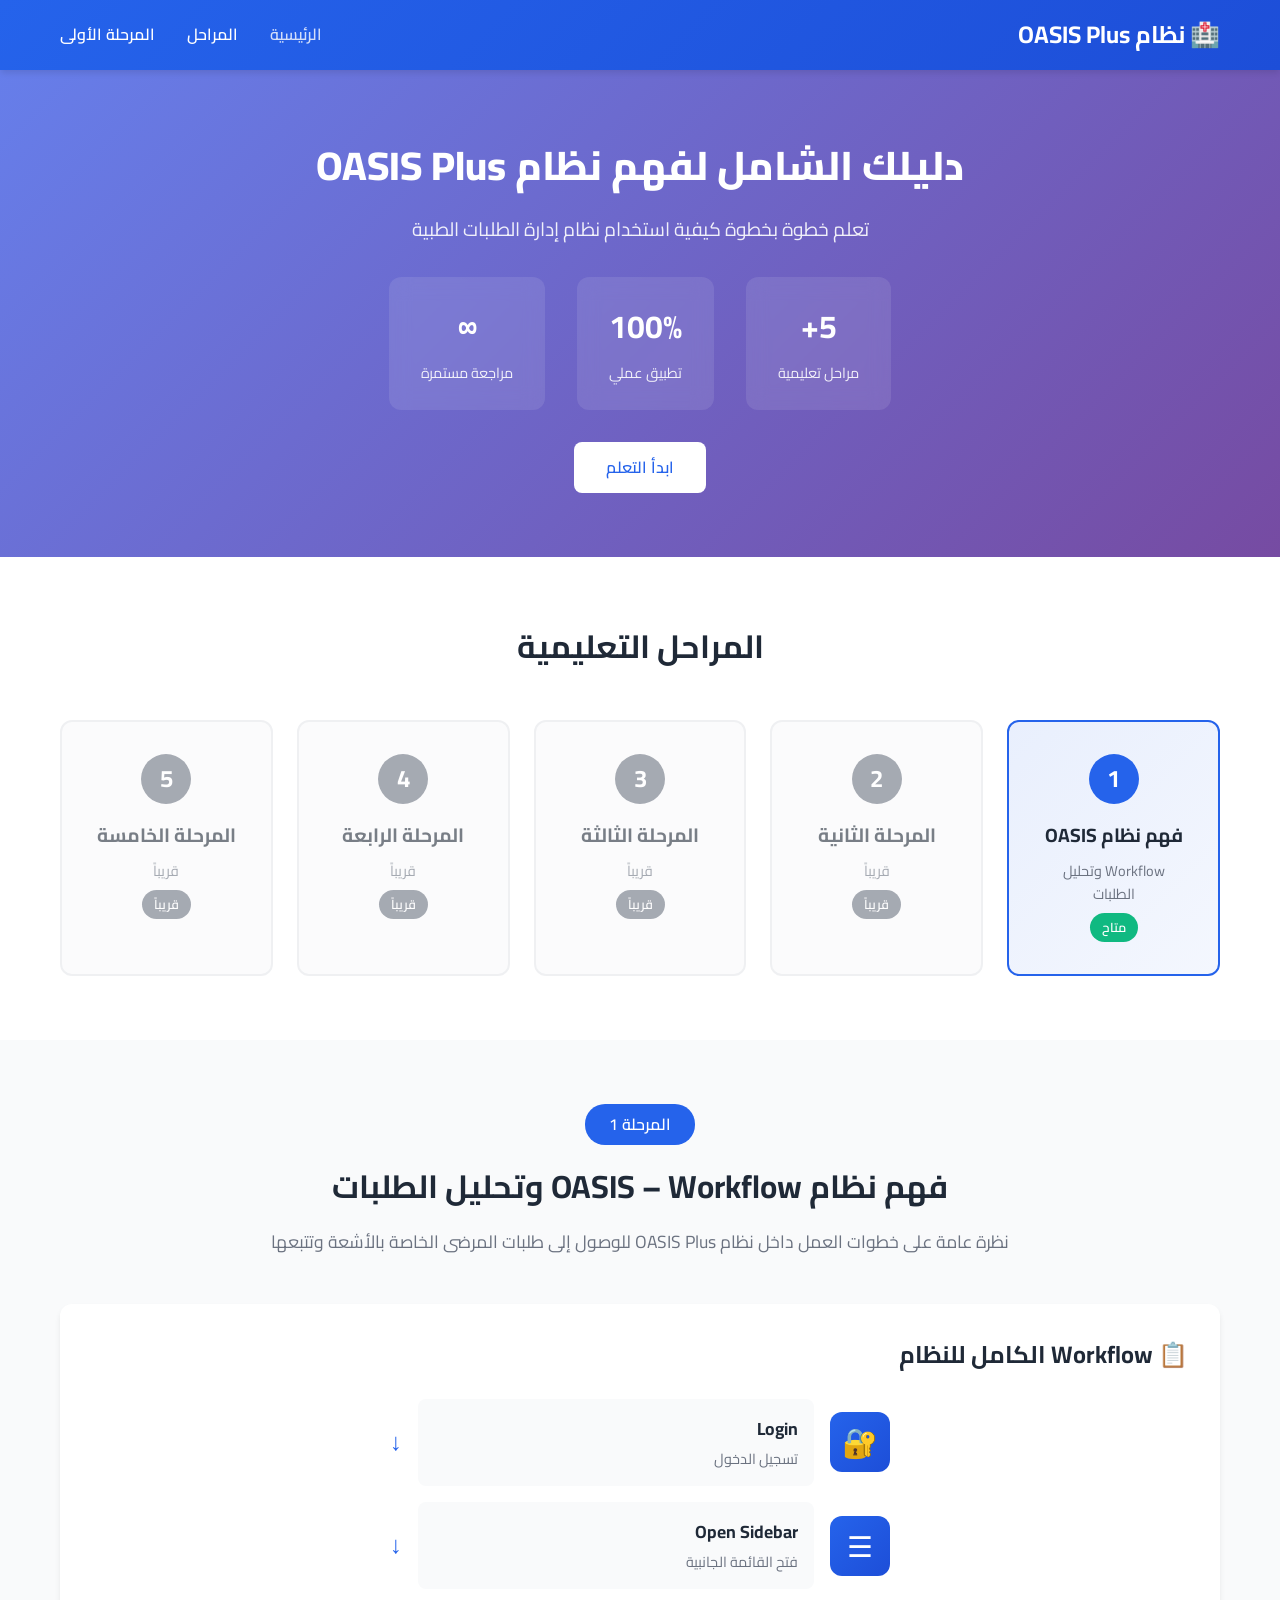
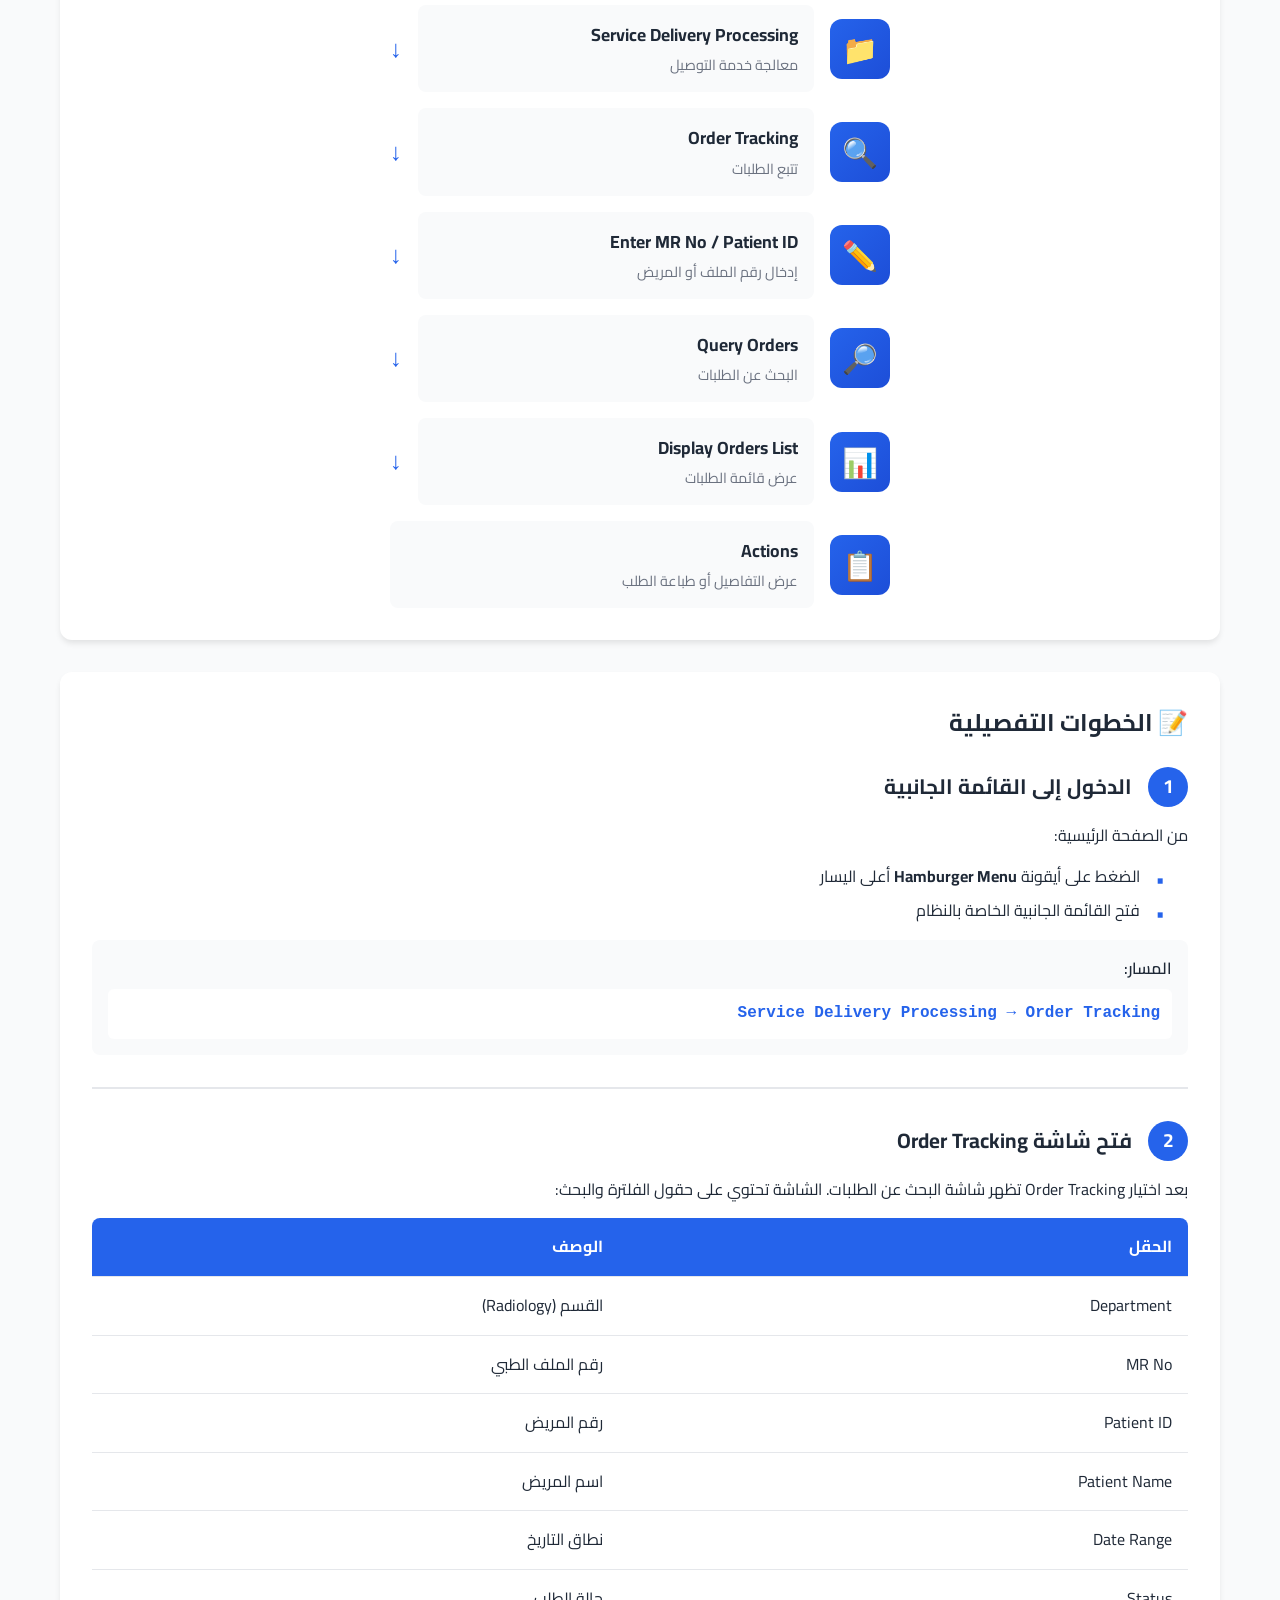
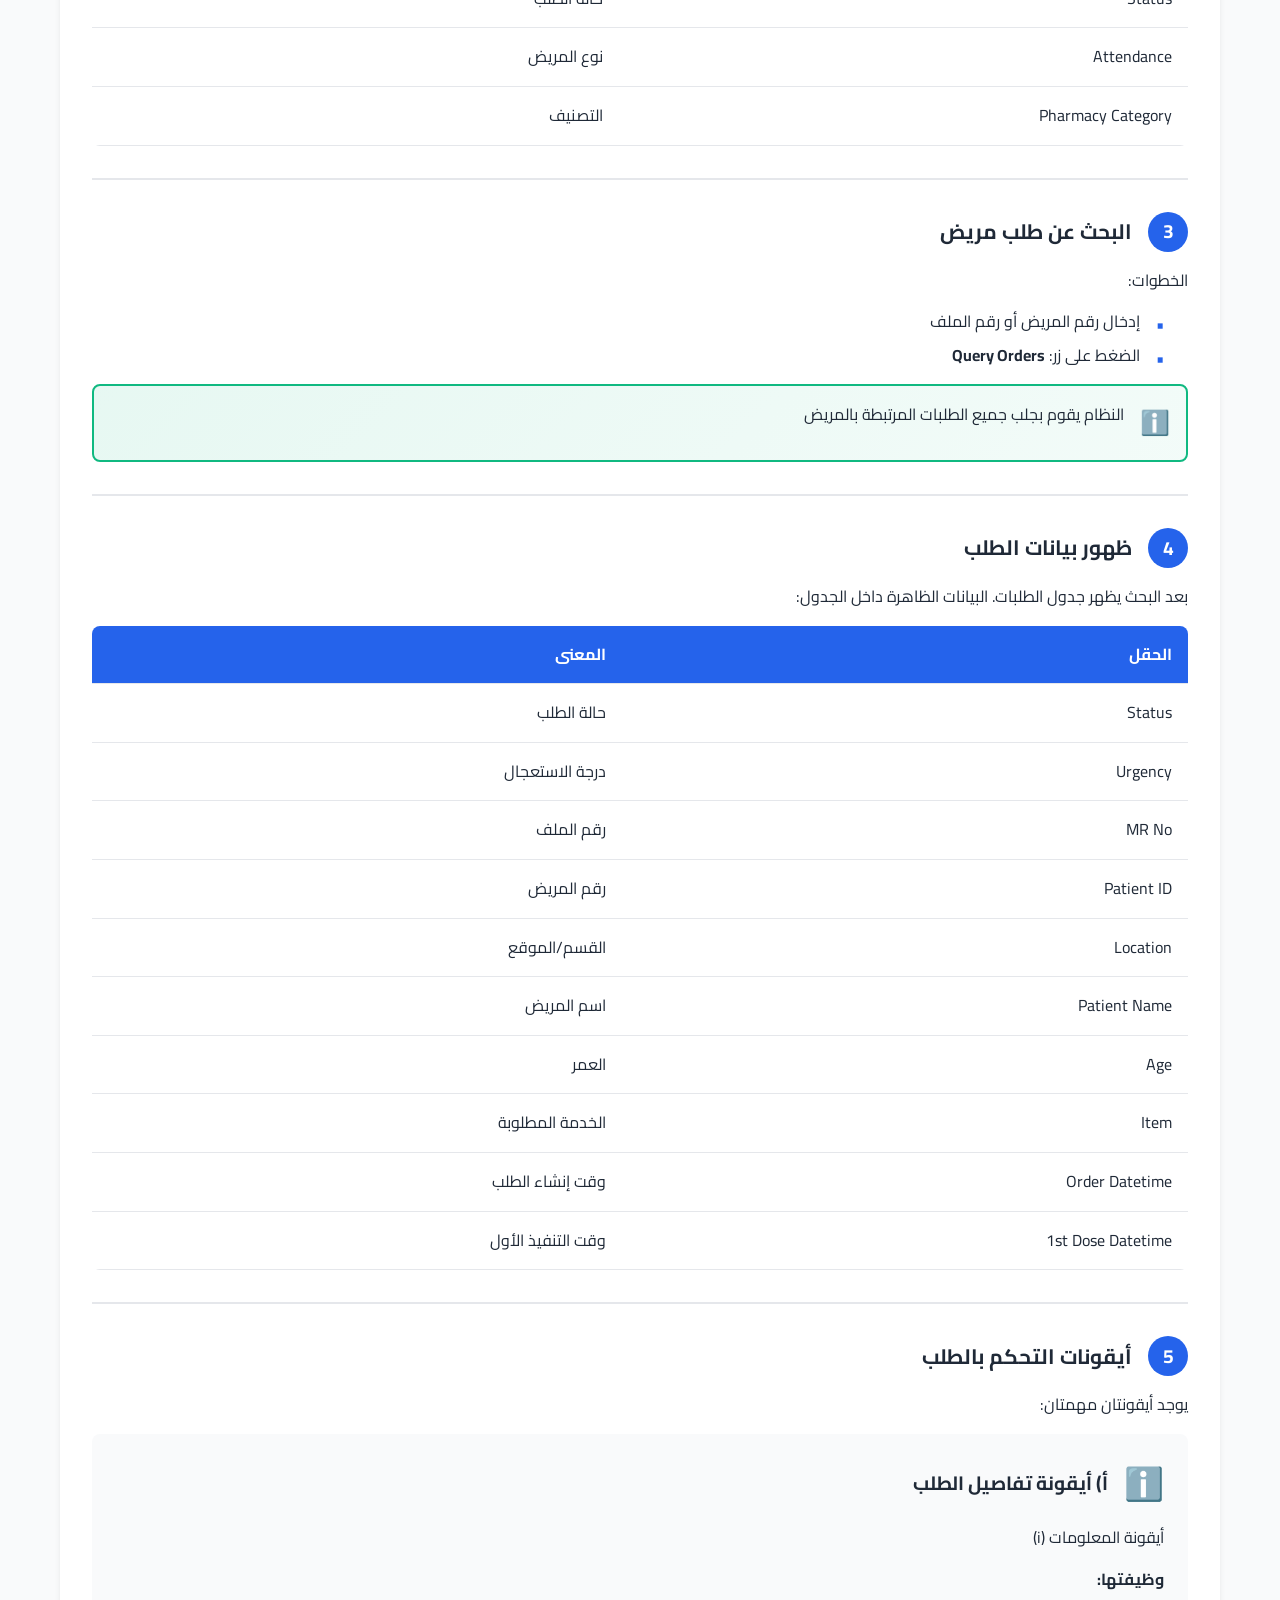
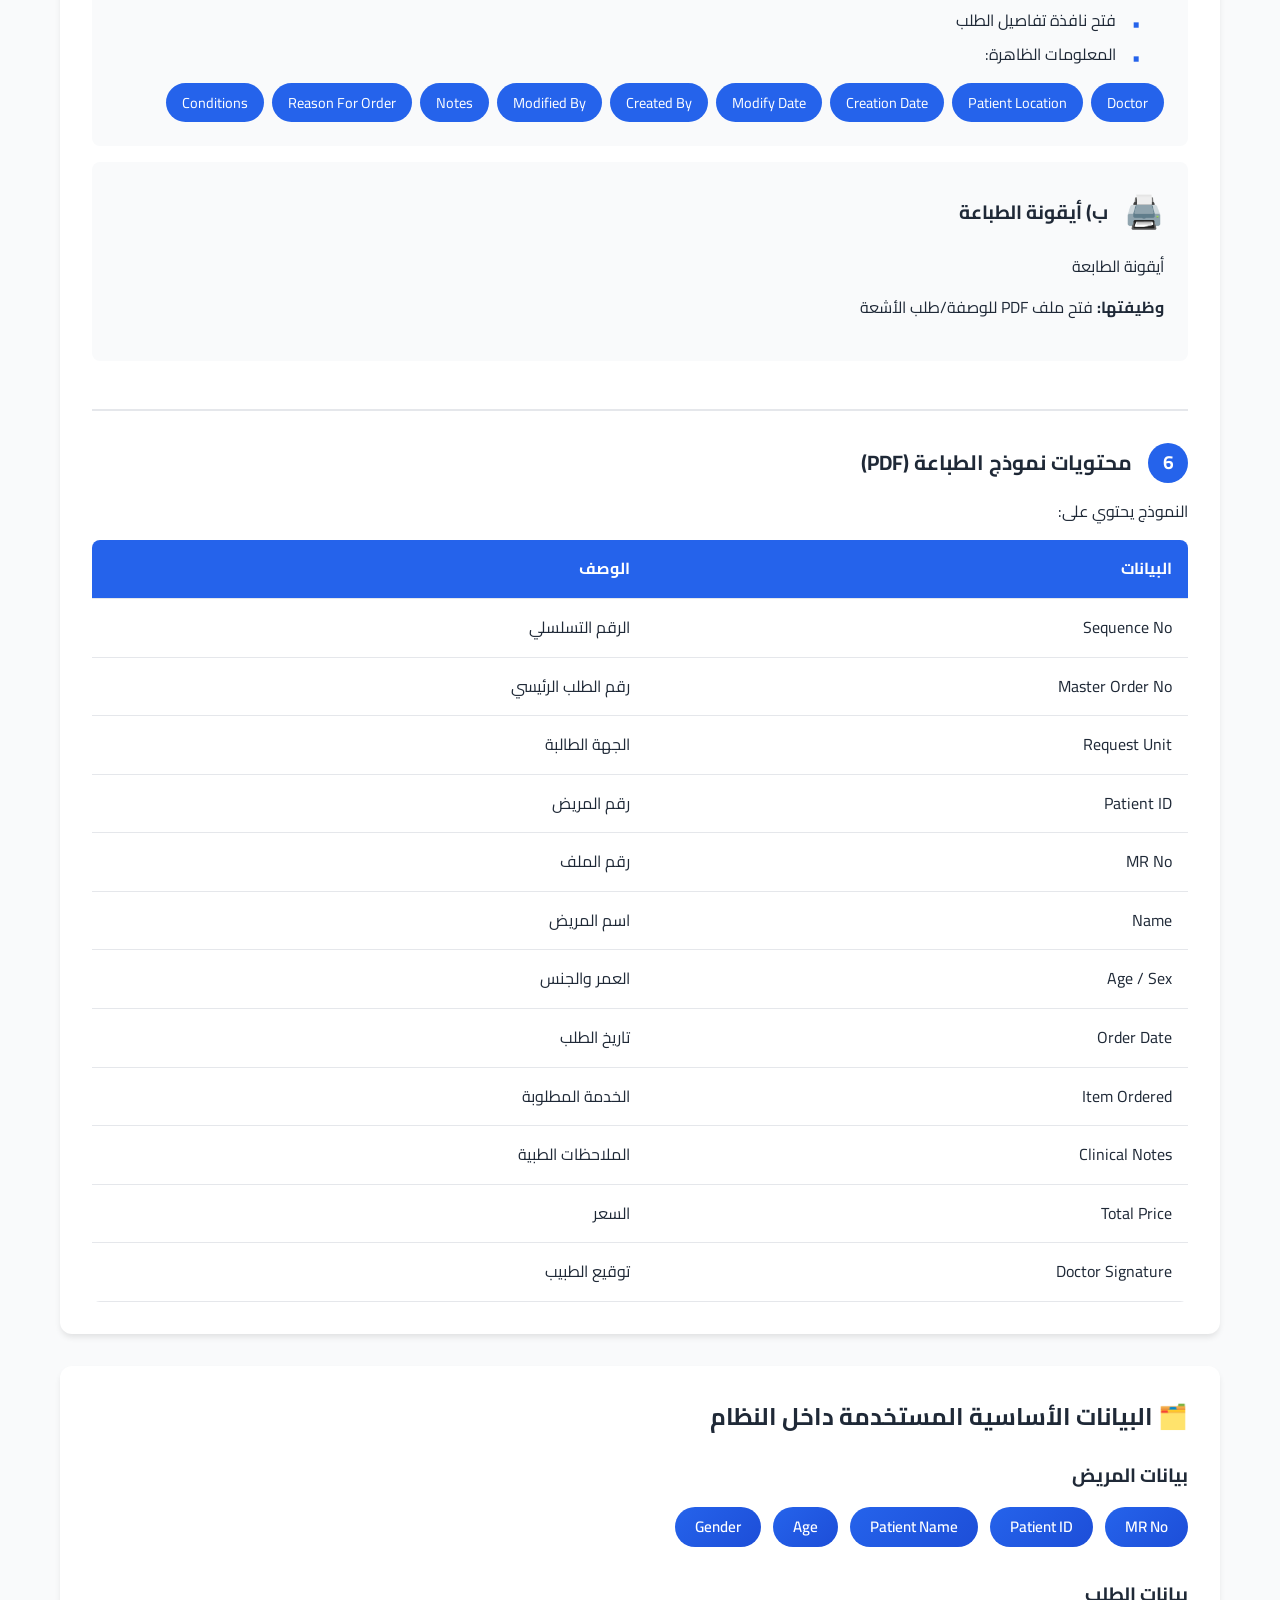
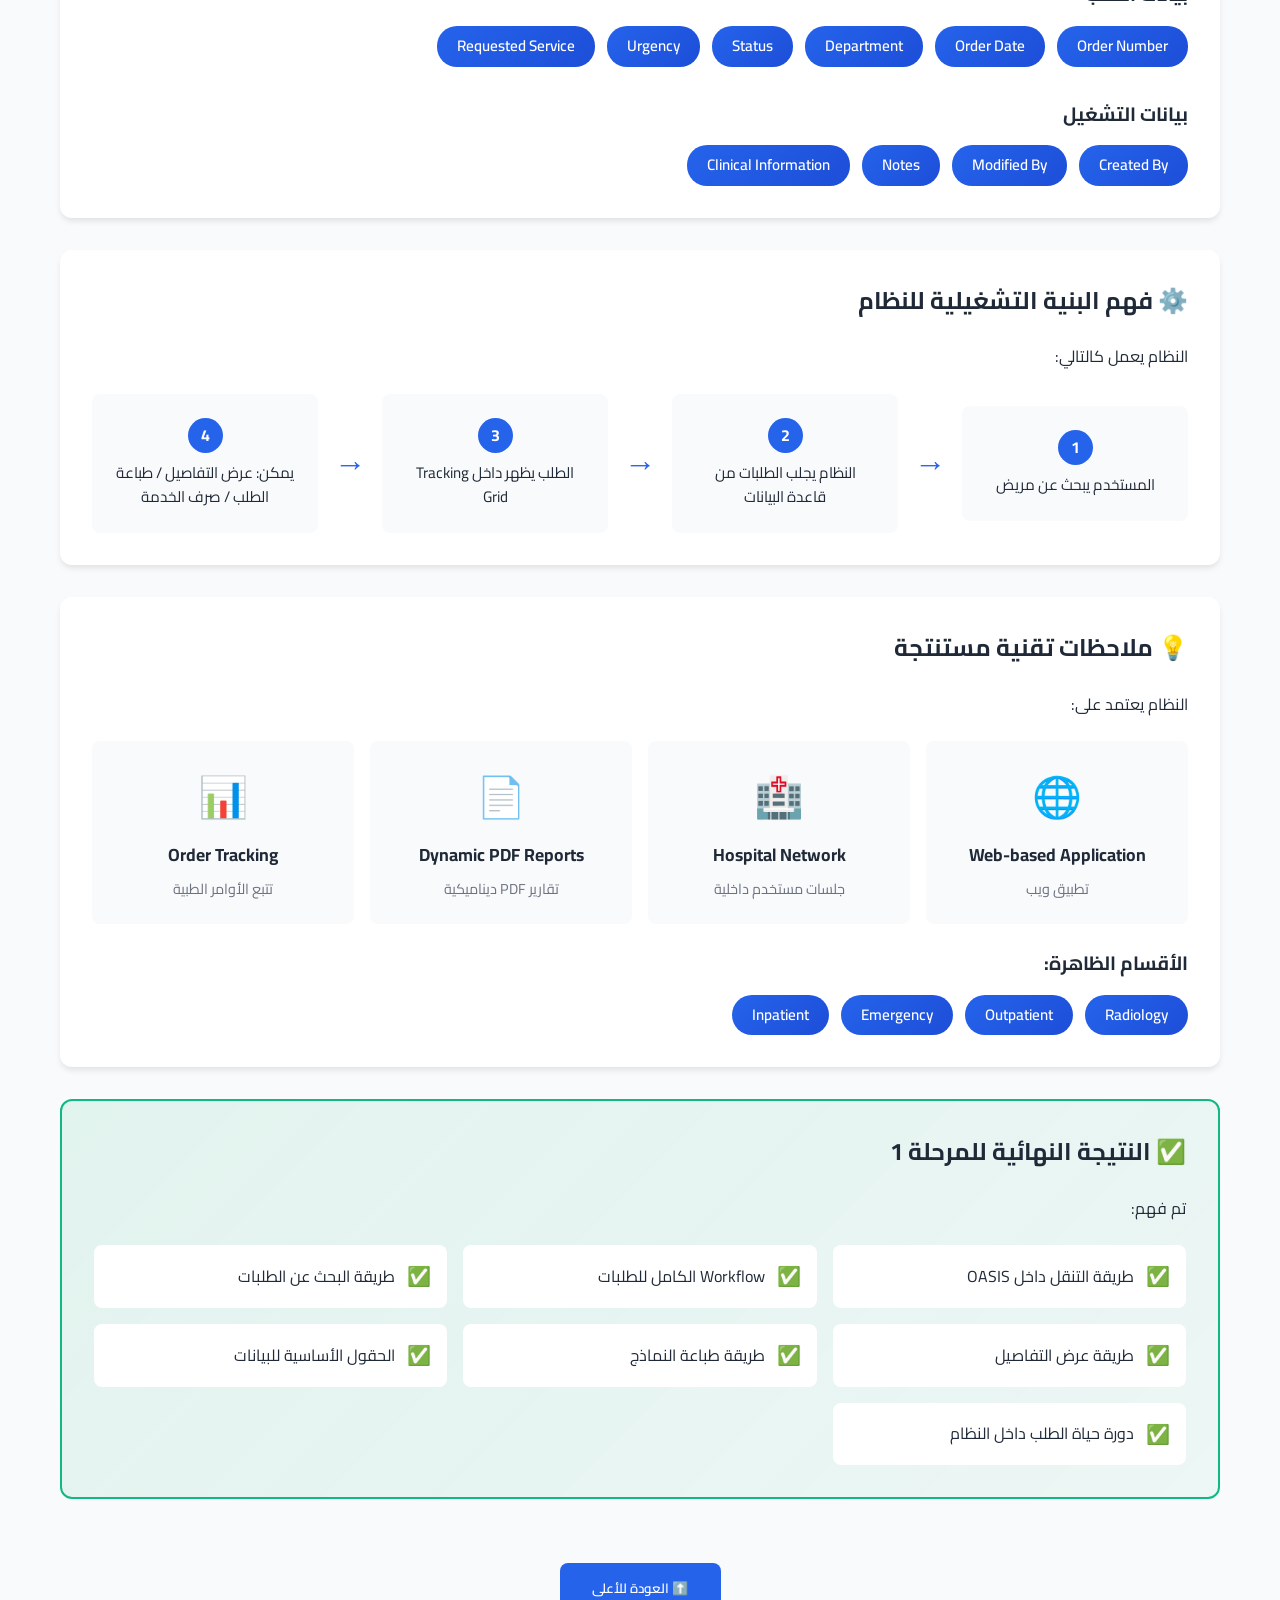
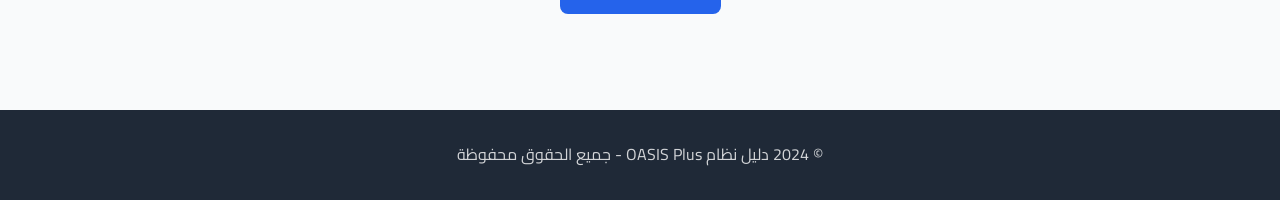
<file: index.html>
<!DOCTYPE html>
<html lang="ar" dir="rtl">
<head>
    <meta charset="UTF-8">
    <meta name="viewport" content="width=device-width, initial-scale=1.0">
    <title>شرح نظام OASIS Plus - المراحل التعليمية</title>
    <link rel="stylesheet" href="styles.css">
    <link href="https://fonts.googleapis.com/css2?family=Cairo:wght@400;600;700;800&display=swap" rel="stylesheet">
</head>
<body>
    <!-- Header -->
    <header class="header">
        <div class="container">
            <h1 class="logo">🏥 نظام OASIS Plus</h1>
            <nav class="nav">
                <a href="#home" class="nav-link active">الرئيسية</a>
                <a href="#stages" class="nav-link">المراحل</a>
                <a href="#stage1" class="nav-link">المرحلة الأولى</a>
            </nav>
        </div>
    </header>

    <!-- Hero Section -->
    <section id="home" class="hero">
        <div class="container">
            <div class="hero-content">
                <h2 class="hero-title">دليلك الشامل لفهم نظام OASIS Plus</h2>
                <p class="hero-subtitle">تعلم خطوة بخطوة كيفية استخدام نظام إدارة الطلبات الطبية</p>
                <div class="hero-stats">
                    <div class="stat-card">
                        <span class="stat-number">5+</span>
                        <span class="stat-label">مراحل تعليمية</span>
                    </div>
                    <div class="stat-card">
                        <span class="stat-number">100%</span>
                        <span class="stat-label">تطبيق عملي</span>
                    </div>
                    <div class="stat-card">
                        <span class="stat-number">∞</span>
                        <span class="stat-label">مراجعة مستمرة</span>
                    </div>
                </div>
                <a href="#stages" class="btn btn-primary">ابدأ التعلم</a>
            </div>
        </div>
    </section>

    <!-- Stages Overview -->
    <section id="stages" class="stages-section">
        <div class="container">
            <h2 class="section-title">المراحل التعليمية</h2>
            <div class="stages-grid">
                <div class="stage-card active" onclick="showStage(1)">
                    <div class="stage-number">1</div>
                    <h3 class="stage-title">فهم نظام OASIS</h3>
                    <p class="stage-desc">Workflow وتحليل الطلبات</p>
                    <span class="stage-status">متاح</span>
                </div>
                <div class="stage-card locked">
                    <div class="stage-number">2</div>
                    <h3 class="stage-title">المرحلة الثانية</h3>
                    <p class="stage-desc">قريباً</p>
                    <span class="stage-status">قريباً</span>
                </div>
                <div class="stage-card locked">
                    <div class="stage-number">3</div>
                    <h3 class="stage-title">المرحلة الثالثة</h3>
                    <p class="stage-desc">قريباً</p>
                    <span class="stage-status">قريباً</span>
                </div>
                <div class="stage-card locked">
                    <div class="stage-number">4</div>
                    <h3 class="stage-title">المرحلة الرابعة</h3>
                    <p class="stage-desc">قريباً</p>
                    <span class="stage-status">قريباً</span>
                </div>
                <div class="stage-card locked">
                    <div class="stage-number">5</div>
                    <h3 class="stage-title">المرحلة الخامسة</h3>
                    <p class="stage-desc">قريباً</p>
                    <span class="stage-status">قريباً</span>
                </div>
            </div>
        </div>
    </section>

    <!-- Stage 1 Content -->
    <section id="stage1" class="stage-content">
        <div class="container">
            <div class="stage-header">
                <span class="stage-badge">المرحلة 1</span>
                <h2 class="stage-main-title">فهم نظام OASIS – Workflow وتحليل الطلبات</h2>
                <p class="stage-intro">نظرة عامة على خطوات العمل داخل نظام OASIS Plus للوصول إلى طلبات المرضى الخاصة بالأشعة وتتبعها</p>
            </div>

            <!-- Workflow Diagram -->
            <div class="workflow-section">
                <h3 class="subsection-title">📋 Workflow الكامل للنظام</h3>
                <div class="workflow-diagram">
                    <div class="workflow-step">
                        <div class="step-icon">🔐</div>
                        <div class="step-content">
                            <h4>Login</h4>
                            <p>تسجيل الدخول</p>
                        </div>
                        <div class="step-arrow">↓</div>
                    </div>
                    <div class="workflow-step">
                        <div class="step-icon">☰</div>
                        <div class="step-content">
                            <h4>Open Sidebar</h4>
                            <p>فتح القائمة الجانبية</p>
                        </div>
                        <div class="step-arrow">↓</div>
                    </div>
                    <div class="workflow-step">
                        <div class="step-icon">📁</div>
                        <div class="step-content">
                            <h4>Service Delivery Processing</h4>
                            <p>معالجة خدمة التوصيل</p>
                        </div>
                        <div class="step-arrow">↓</div>
                    </div>
                    <div class="workflow-step">
                        <div class="step-icon">🔍</div>
                        <div class="step-content">
                            <h4>Order Tracking</h4>
                            <p>تتبع الطلبات</p>
                        </div>
                        <div class="step-arrow">↓</div>
                    </div>
                    <div class="workflow-step">
                        <div class="step-icon">✏️</div>
                        <div class="step-content">
                            <h4>Enter MR No / Patient ID</h4>
                            <p>إدخال رقم الملف أو المريض</p>
                        </div>
                        <div class="step-arrow">↓</div>
                    </div>
                    <div class="workflow-step">
                        <div class="step-icon">🔎</div>
                        <div class="step-content">
                            <h4>Query Orders</h4>
                            <p>البحث عن الطلبات</p>
                        </div>
                        <div class="step-arrow">↓</div>
                    </div>
                    <div class="workflow-step">
                        <div class="step-icon">📊</div>
                        <div class="step-content">
                            <h4>Display Orders List</h4>
                            <p>عرض قائمة الطلبات</p>
                        </div>
                        <div class="step-arrow">↓</div>
                    </div>
                    <div class="workflow-step final">
                        <div class="step-icon">📋</div>
                        <div class="step-content">
                            <h4>Actions</h4>
                            <p>عرض التفاصيل أو طباعة الطلب</p>
                        </div>
                    </div>
                </div>
            </div>

            <!-- Detailed Steps -->
            <div class="steps-section">
                <h3 class="subsection-title">📝 الخطوات التفصيلية</h3>
                
                <!-- Step 1 -->
                <div class="detail-step">
                    <div class="step-header">
                        <span class="step-number">1</span>
                        <h4>الدخول إلى القائمة الجانبية</h4>
                    </div>
                    <div class="step-body">
                        <p>من الصفحة الرئيسية:</p>
                        <ul class="step-list">
                            <li>الضغط على أيقونة <strong>Hamburger Menu</strong> أعلى اليسار</li>
                            <li>فتح القائمة الجانبية الخاصة بالنظام</li>
                        </ul>
                        <div class="path-box">
                            <span class="path-label">المسار:</span>
                            <code>Service Delivery Processing → Order Tracking</code>
                        </div>
                    </div>
                </div>

                <!-- Step 2 -->
                <div class="detail-step">
                    <div class="step-header">
                        <span class="step-number">2</span>
                        <h4>فتح شاشة Order Tracking</h4>
                    </div>
                    <div class="step-body">
                        <p>بعد اختيار Order Tracking تظهر شاشة البحث عن الطلبات. الشاشة تحتوي على حقول الفلترة والبحث:</p>
                        <div class="table-container">
                            <table class="data-table">
                                <thead>
                                    <tr>
                                        <th>الحقل</th>
                                        <th>الوصف</th>
                                    </tr>
                                </thead>
                                <tbody>
                                    <tr>
                                        <td>Department</td>
                                        <td>القسم (Radiology)</td>
                                    </tr>
                                    <tr>
                                        <td>MR No</td>
                                        <td>رقم الملف الطبي</td>
                                    </tr>
                                    <tr>
                                        <td>Patient ID</td>
                                        <td>رقم المريض</td>
                                    </tr>
                                    <tr>
                                        <td>Patient Name</td>
                                        <td>اسم المريض</td>
                                    </tr>
                                    <tr>
                                        <td>Date Range</td>
                                        <td>نطاق التاريخ</td>
                                    </tr>
                                    <tr>
                                        <td>Status</td>
                                        <td>حالة الطلب</td>
                                    </tr>
                                    <tr>
                                        <td>Attendance</td>
                                        <td>نوع المريض</td>
                                    </tr>
                                    <tr>
                                        <td>Pharmacy Category</td>
                                        <td>التصنيف</td>
                                    </tr>
                                </tbody>
                            </table>
                        </div>
                    </div>
                </div>

                <!-- Step 3 -->
                <div class="detail-step">
                    <div class="step-header">
                        <span class="step-number">3</span>
                        <h4>البحث عن طلب مريض</h4>
                    </div>
                    <div class="step-body">
                        <p>الخطوات:</p>
                        <ul class="step-list">
                            <li>إدخال رقم المريض أو رقم الملف</li>
                            <li>الضغط على زر: <strong>Query Orders</strong></li>
                        </ul>
                        <div class="info-box">
                            <span class="info-icon">ℹ️</span>
                            <p>النظام يقوم بجلب جميع الطلبات المرتبطة بالمريض</p>
                        </div>
                    </div>
                </div>

                <!-- Step 4 -->
                <div class="detail-step">
                    <div class="step-header">
                        <span class="step-number">4</span>
                        <h4>ظهور بيانات الطلب</h4>
                    </div>
                    <div class="step-body">
                        <p>بعد البحث يظهر جدول الطلبات. البيانات الظاهرة داخل الجدول:</p>
                        <div class="table-container">
                            <table class="data-table">
                                <thead>
                                    <tr>
                                        <th>الحقل</th>
                                        <th>المعنى</th>
                                    </tr>
                                </thead>
                                <tbody>
                                    <tr>
                                        <td>Status</td>
                                        <td>حالة الطلب</td>
                                    </tr>
                                    <tr>
                                        <td>Urgency</td>
                                        <td>درجة الاستعجال</td>
                                    </tr>
                                    <tr>
                                        <td>MR No</td>
                                        <td>رقم الملف</td>
                                    </tr>
                                    <tr>
                                        <td>Patient ID</td>
                                        <td>رقم المريض</td>
                                    </tr>
                                    <tr>
                                        <td>Location</td>
                                        <td>القسم/الموقع</td>
                                    </tr>
                                    <tr>
                                        <td>Patient Name</td>
                                        <td>اسم المريض</td>
                                    </tr>
                                    <tr>
                                        <td>Age</td>
                                        <td>العمر</td>
                                    </tr>
                                    <tr>
                                        <td>Item</td>
                                        <td>الخدمة المطلوبة</td>
                                    </tr>
                                    <tr>
                                        <td>Order Datetime</td>
                                        <td>وقت إنشاء الطلب</td>
                                    </tr>
                                    <tr>
                                        <td>1st Dose Datetime</td>
                                        <td>وقت التنفيذ الأول</td>
                                    </tr>
                                </tbody>
                            </table>
                        </div>
                    </div>
                </div>

                <!-- Step 5 -->
                <div class="detail-step">
                    <div class="step-header">
                        <span class="step-number">5</span>
                        <h4>أيقونات التحكم بالطلب</h4>
                    </div>
                    <div class="step-body">
                        <p>يوجد أيقونتان مهمتان:</p>
                        
                        <div class="icon-card">
                            <div class="icon-header">
                                <span class="icon-symbol">ℹ️</span>
                                <h5>أ) أيقونة تفاصيل الطلب</h5>
                            </div>
                            <p>أيقونة المعلومات (i)</p>
                            <p><strong>وظيفتها:</strong></p>
                            <ul class="step-list">
                                <li>فتح نافذة تفاصيل الطلب</li>
                                <li>المعلومات الظاهرة:</li>
                            </ul>
                            <div class="info-list">
                                <span>Doctor</span>
                                <span>Patient Location</span>
                                <span>Creation Date</span>
                                <span>Modify Date</span>
                                <span>Created By</span>
                                <span>Modified By</span>
                                <span>Notes</span>
                                <span>Reason For Order</span>
                                <span>Conditions</span>
                            </div>
                        </div>

                        <div class="icon-card">
                            <div class="icon-header">
                                <span class="icon-symbol">🖨️</span>
                                <h5>ب) أيقونة الطباعة</h5>
                            </div>
                            <p>أيقونة الطابعة</p>
                            <p><strong>وظيفتها:</strong> فتح ملف PDF للوصفة/طلب الأشعة</p>
                        </div>
                    </div>
                </div>

                <!-- Step 6 -->
                <div class="detail-step">
                    <div class="step-header">
                        <span class="step-number">6</span>
                        <h4>محتويات نموذج الطباعة (PDF)</h4>
                    </div>
                    <div class="step-body">
                        <p>النموذج يحتوي على:</p>
                        <div class="table-container">
                            <table class="data-table">
                                <thead>
                                    <tr>
                                        <th>البيانات</th>
                                        <th>الوصف</th>
                                    </tr>
                                </thead>
                                <tbody>
                                    <tr>
                                        <td>Sequence No</td>
                                        <td>الرقم التسلسلي</td>
                                    </tr>
                                    <tr>
                                        <td>Master Order No</td>
                                        <td>رقم الطلب الرئيسي</td>
                                    </tr>
                                    <tr>
                                        <td>Request Unit</td>
                                        <td>الجهة الطالبة</td>
                                    </tr>
                                    <tr>
                                        <td>Patient ID</td>
                                        <td>رقم المريض</td>
                                    </tr>
                                    <tr>
                                        <td>MR No</td>
                                        <td>رقم الملف</td>
                                    </tr>
                                    <tr>
                                        <td>Name</td>
                                        <td>اسم المريض</td>
                                    </tr>
                                    <tr>
                                        <td>Age / Sex</td>
                                        <td>العمر والجنس</td>
                                    </tr>
                                    <tr>
                                        <td>Order Date</td>
                                        <td>تاريخ الطلب</td>
                                    </tr>
                                    <tr>
                                        <td>Item Ordered</td>
                                        <td>الخدمة المطلوبة</td>
                                    </tr>
                                    <tr>
                                        <td>Clinical Notes</td>
                                        <td>الملاحظات الطبية</td>
                                    </tr>
                                    <tr>
                                        <td>Total Price</td>
                                        <td>السعر</td>
                                    </tr>
                                    <tr>
                                        <td>Doctor Signature</td>
                                        <td>توقيع الطبيب</td>
                                    </tr>
                                </tbody>
                            </table>
                        </div>
                    </div>
                </div>
            </div>

            <!-- Data Structure -->
            <div class="data-section">
                <h3 class="subsection-title">🗂️ البيانات الأساسية المستخدمة داخل النظام</h3>
                
                <div class="data-category">
                    <h4 class="category-title">بيانات المريض</h4>
                    <div class="data-tags">
                        <span class="data-tag">MR No</span>
                        <span class="data-tag">Patient ID</span>
                        <span class="data-tag">Patient Name</span>
                        <span class="data-tag">Age</span>
                        <span class="data-tag">Gender</span>
                    </div>
                </div>

                <div class="data-category">
                    <h4 class="category-title">بيانات الطلب</h4>
                    <div class="data-tags">
                        <span class="data-tag">Order Number</span>
                        <span class="data-tag">Order Date</span>
                        <span class="data-tag">Department</span>
                        <span class="data-tag">Status</span>
                        <span class="data-tag">Urgency</span>
                        <span class="data-tag">Requested Service</span>
                    </div>
                </div>

                <div class="data-category">
                    <h4 class="category-title">بيانات التشغيل</h4>
                    <div class="data-tags">
                        <span class="data-tag">Created By</span>
                        <span class="data-tag">Modified By</span>
                        <span class="data-tag">Notes</span>
                        <span class="data-tag">Clinical Information</span>
                    </div>
                </div>
            </div>

            <!-- System Architecture -->
            <div class="architecture-section">
                <h3 class="subsection-title">⚙️ فهم البنية التشغيلية للنظام</h3>
                <p>النظام يعمل كالتالي:</p>
                <div class="process-flow">
                    <div class="process-step">
                        <span class="process-number">1</span>
                        <p>المستخدم يبحث عن مريض</p>
                    </div>
                    <div class="process-arrow">→</div>
                    <div class="process-step">
                        <span class="process-number">2</span>
                        <p>النظام يجلب الطلبات من قاعدة البيانات</p>
                    </div>
                    <div class="process-arrow">→</div>
                    <div class="process-step">
                        <span class="process-number">3</span>
                        <p>الطلب يظهر داخل Tracking Grid</p>
                    </div>
                    <div class="process-arrow">→</div>
                    <div class="process-step">
                        <span class="process-number">4</span>
                        <p>يمكن: عرض التفاصيل / طباعة الطلب / صرف الخدمة</p>
                    </div>
                </div>
            </div>

            <!-- Technical Notes -->
            <div class="technical-section">
                <h3 class="subsection-title">💡 ملاحظات تقنية مستنتجة</h3>
                <p>النظام يعتمد على:</p>
                <div class="tech-cards">
                    <div class="tech-card">
                        <span class="tech-icon">🌐</span>
                        <h5>Web-based Application</h5>
                        <p>تطبيق ويب</p>
                    </div>
                    <div class="tech-card">
                        <span class="tech-icon">🏥</span>
                        <h5>Hospital Network</h5>
                        <p>جلسات مستخدم داخلية</p>
                    </div>
                    <div class="tech-card">
                        <span class="tech-icon">📄</span>
                        <h5>Dynamic PDF Reports</h5>
                        <p>تقارير PDF ديناميكية</p>
                    </div>
                    <div class="tech-card">
                        <span class="tech-icon">📊</span>
                        <h5>Order Tracking</h5>
                        <p>تتبع الأوامر الطبية</p>
                    </div>
                </div>
                <h4 class="category-title mt-4">الأقسام الظاهرة:</h4>
                <div class="data-tags">
                    <span class="data-tag">Radiology</span>
                    <span class="data-tag">Outpatient</span>
                    <span class="data-tag">Emergency</span>
                    <span class="data-tag">Inpatient</span>
                </div>
            </div>

            <!-- Summary -->
            <div class="summary-section">
                <h3 class="subsection-title">✅ النتيجة النهائية للمرحلة 1</h3>
                <p>تم فهم:</p>
                <div class="checklist">
                    <div class="check-item">
                        <span class="check-icon">✅</span>
                        <span>طريقة التنقل داخل OASIS</span>
                    </div>
                    <div class="check-item">
                        <span class="check-icon">✅</span>
                        <span>Workflow الكامل للطلبات</span>
                    </div>
                    <div class="check-item">
                        <span class="check-icon">✅</span>
                        <span>طريقة البحث عن الطلبات</span>
                    </div>
                    <div class="check-item">
                        <span class="check-icon">✅</span>
                        <span>طريقة عرض التفاصيل</span>
                    </div>
                    <div class="check-item">
                        <span class="check-icon">✅</span>
                        <span>طريقة طباعة النماذج</span>
                    </div>
                    <div class="check-item">
                        <span class="check-icon">✅</span>
                        <span>الحقول الأساسية للبيانات</span>
                    </div>
                    <div class="check-item">
                        <span class="check-icon">✅</span>
                        <span>دورة حياة الطلب داخل النظام</span>
                    </div>
                </div>
            </div>

            <!-- Navigation -->
            <div class="stage-navigation">
                <button class="btn btn-secondary" onclick="window.scrollTo({top: 0, behavior: 'smooth'})">
                    ⬆️ العودة للأعلى
                </button>
            </div>
        </div>
    </section>

    <!-- Footer -->
    <footer class="footer">
        <div class="container">
            <p>© 2024 دليل نظام OASIS Plus - جميع الحقوق محفوظة</p>
        </div>
    </footer>

    <script src="script.js"></script>
</body>
</html>
</file>
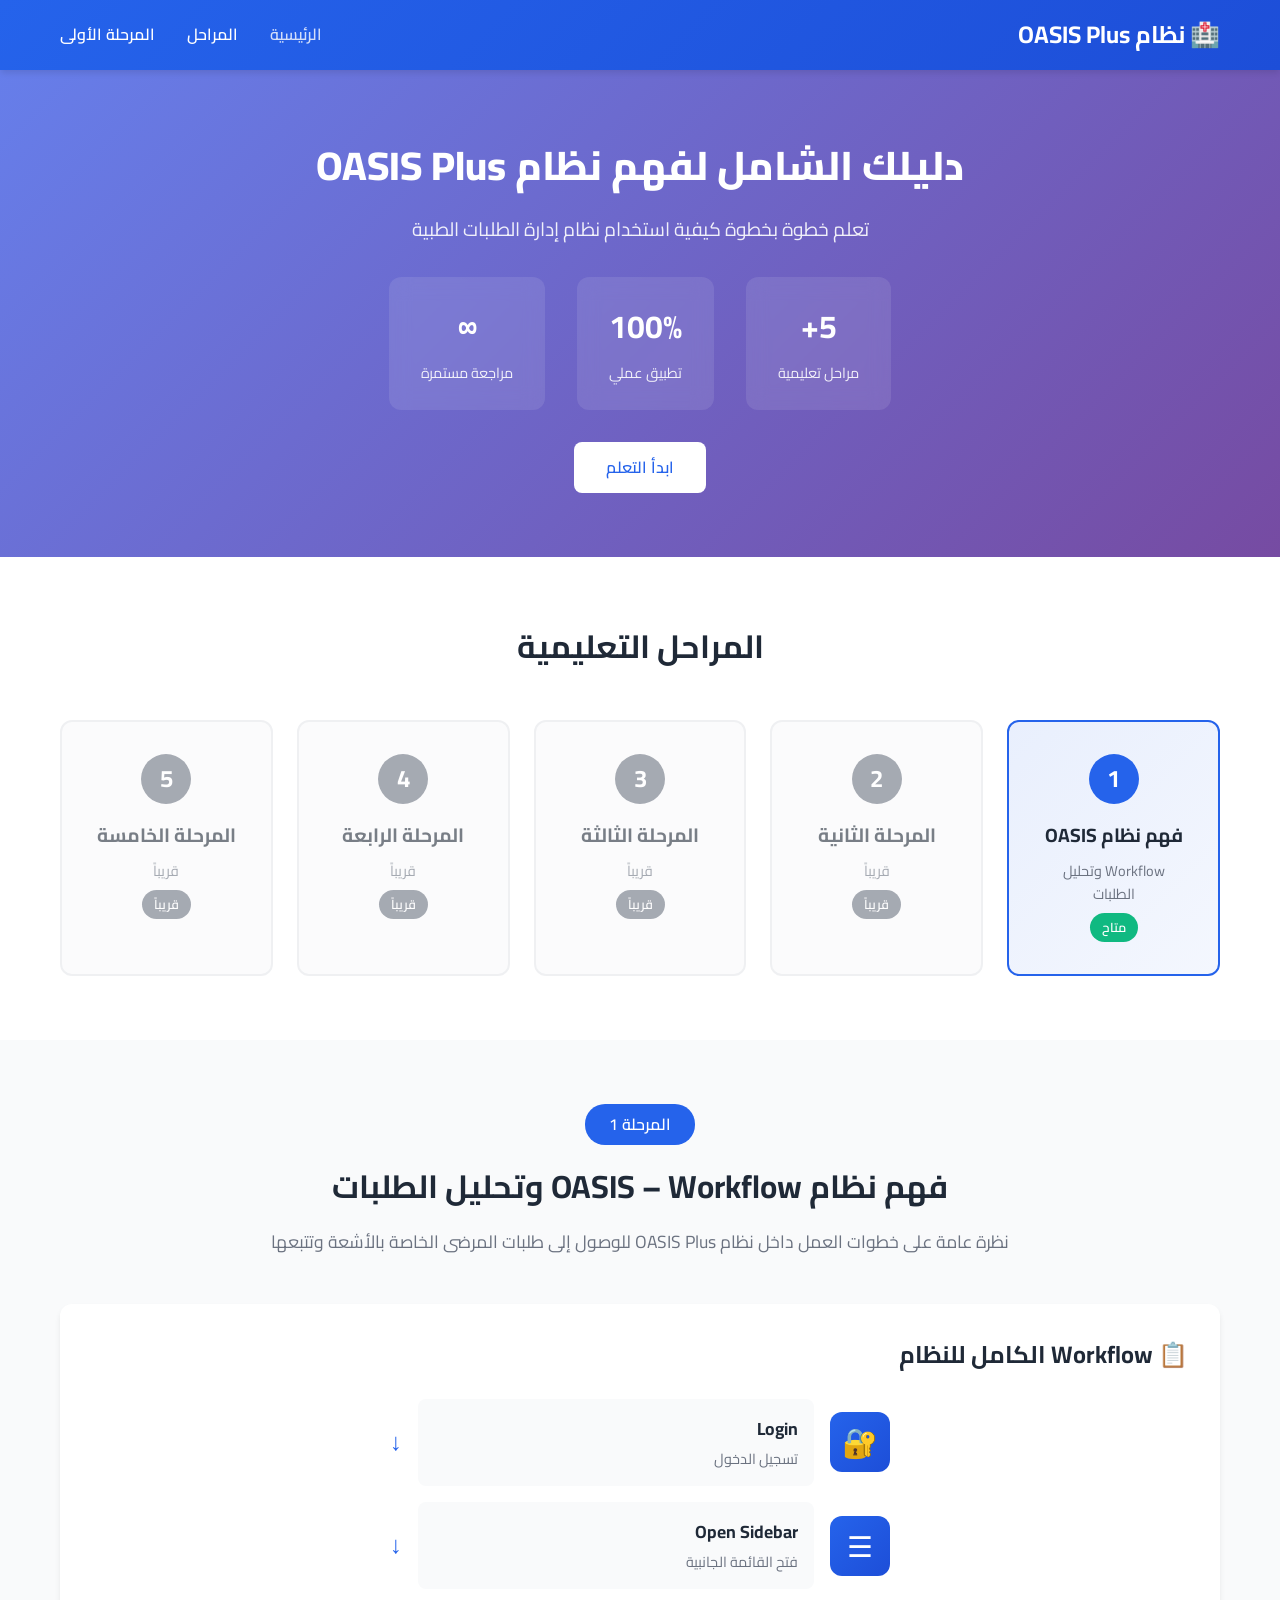
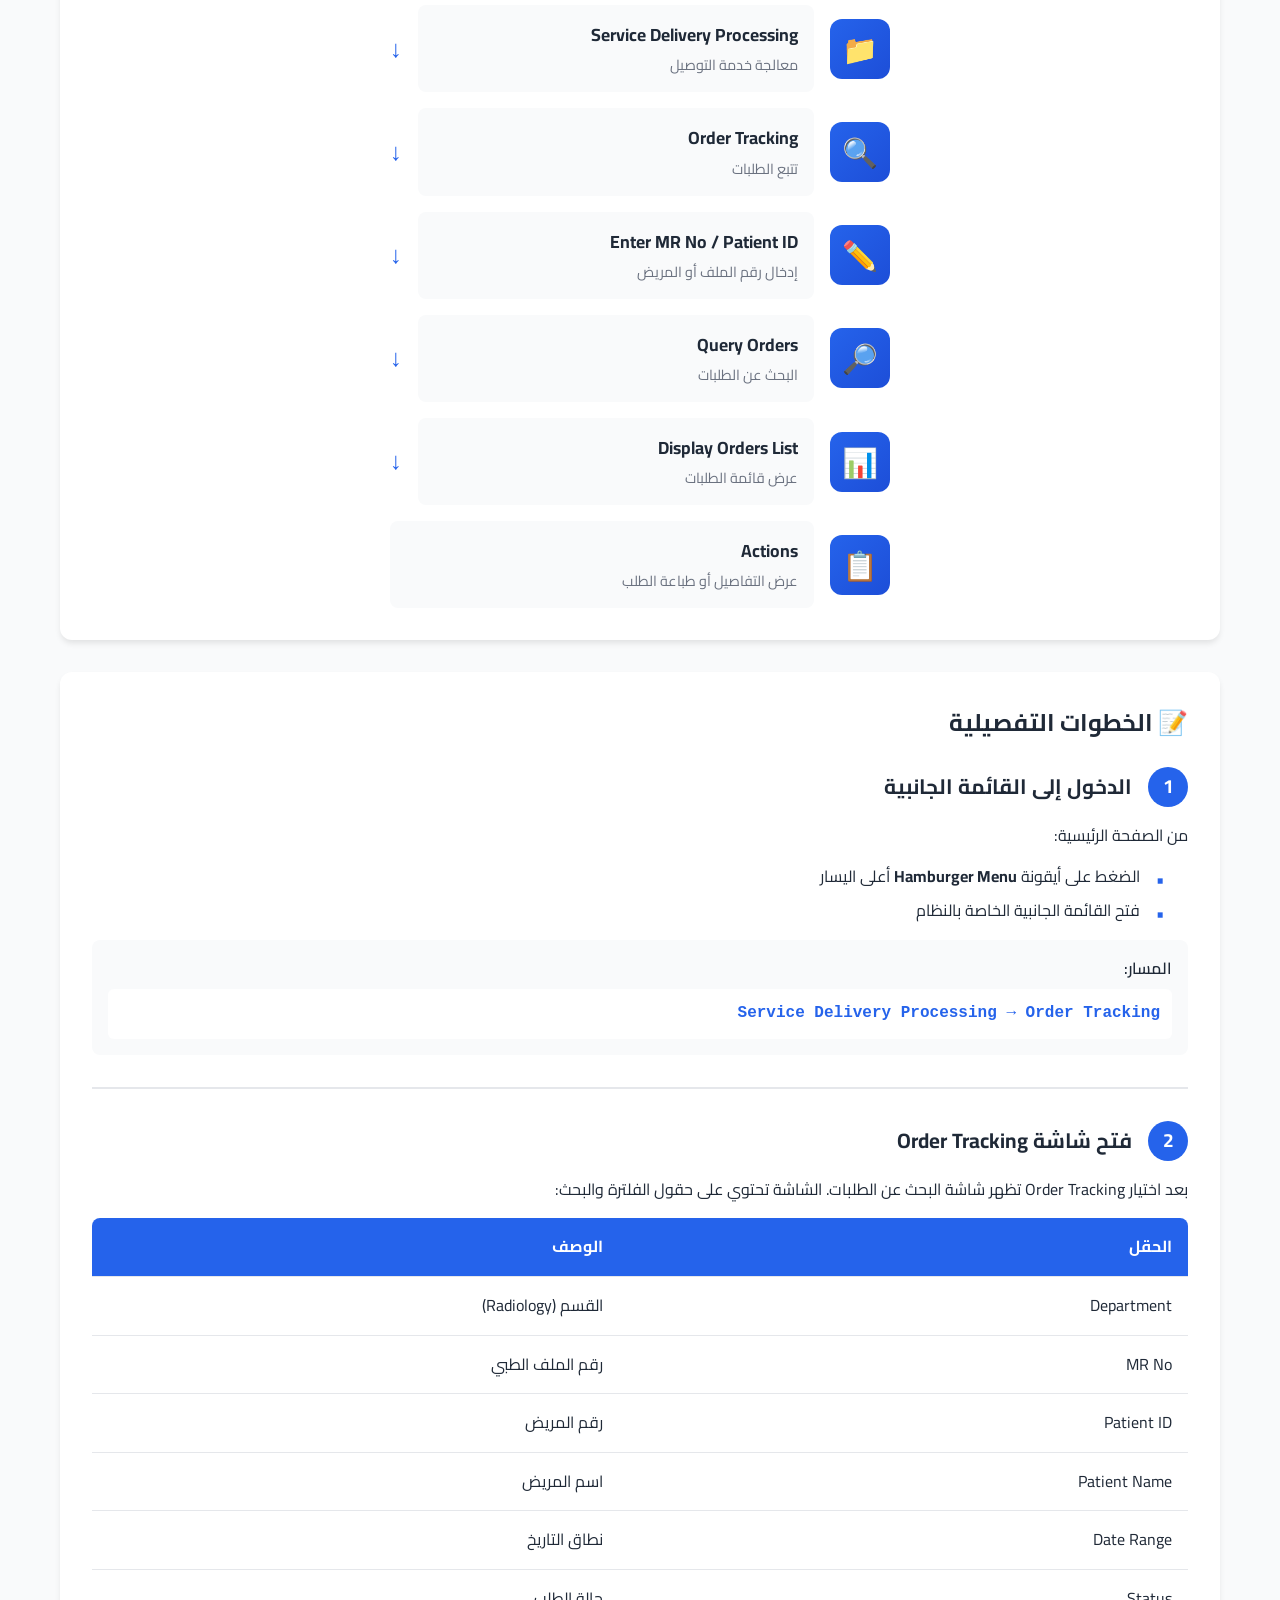
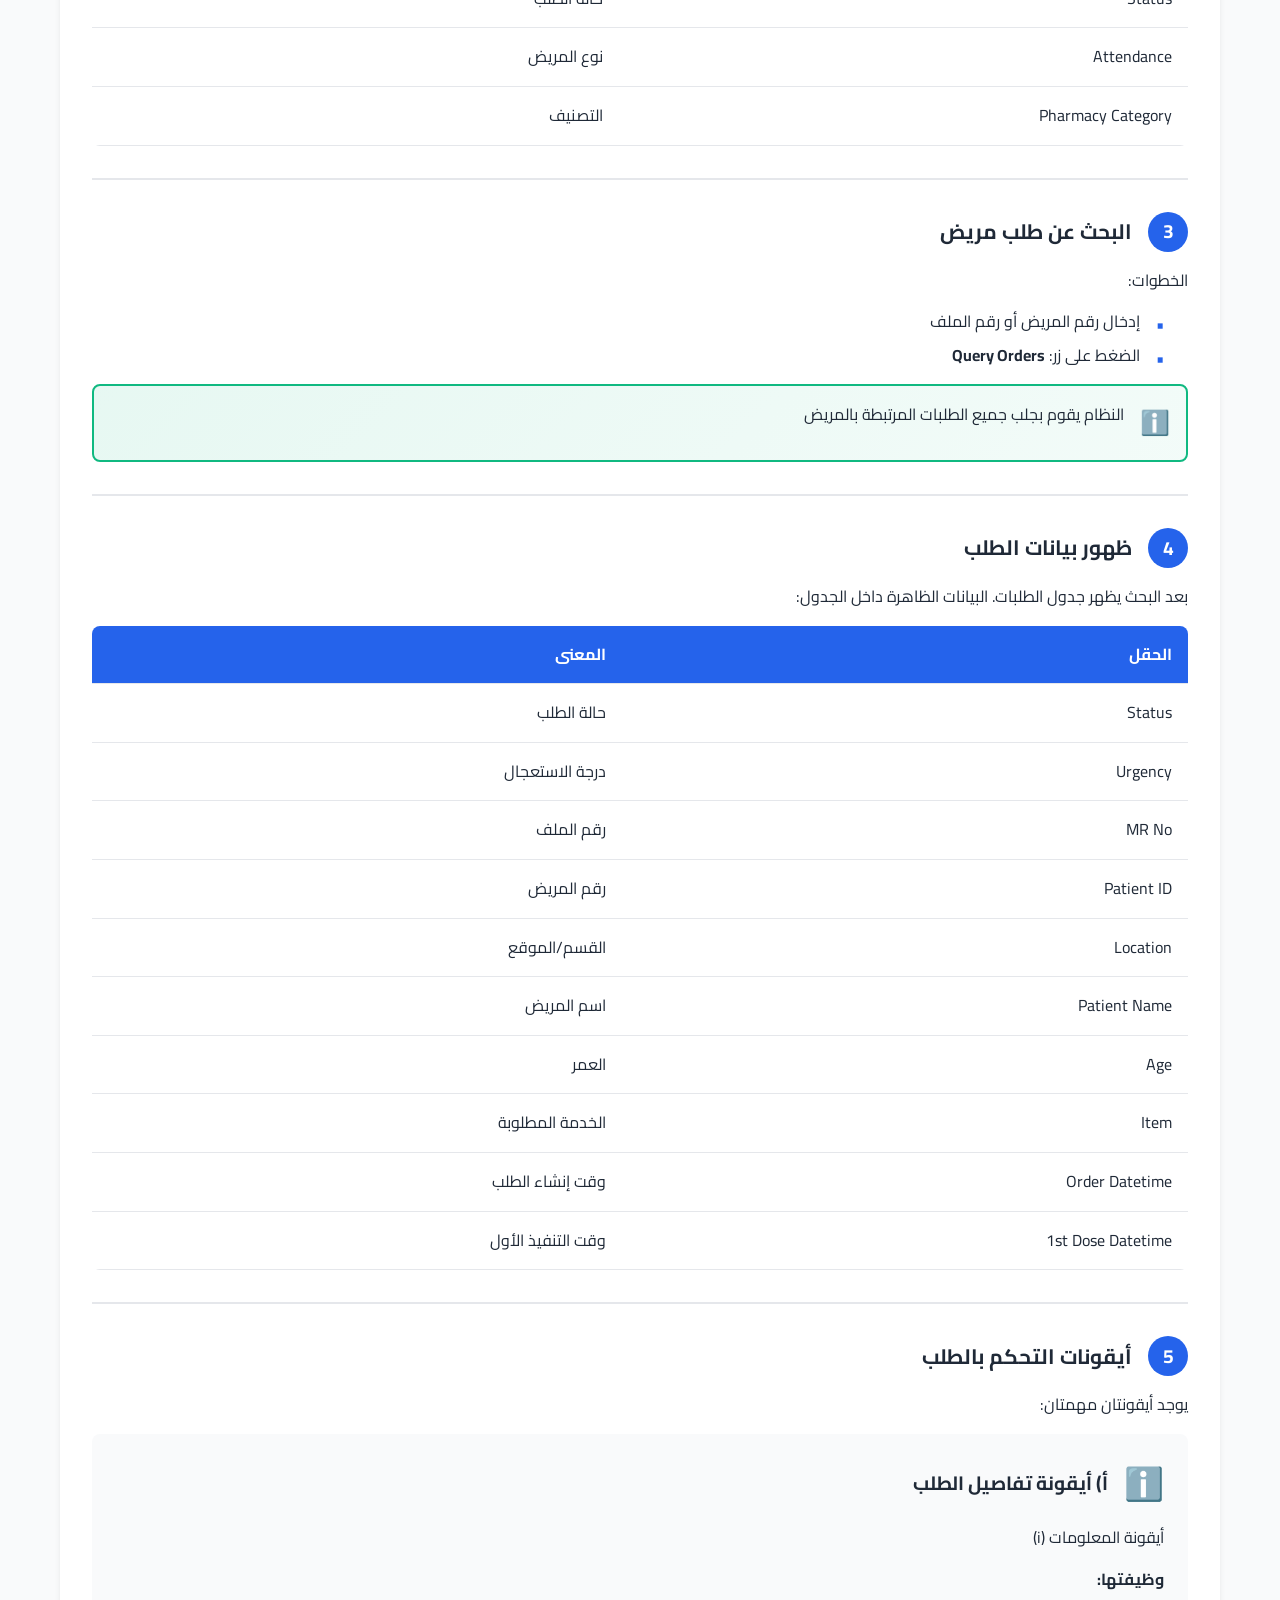
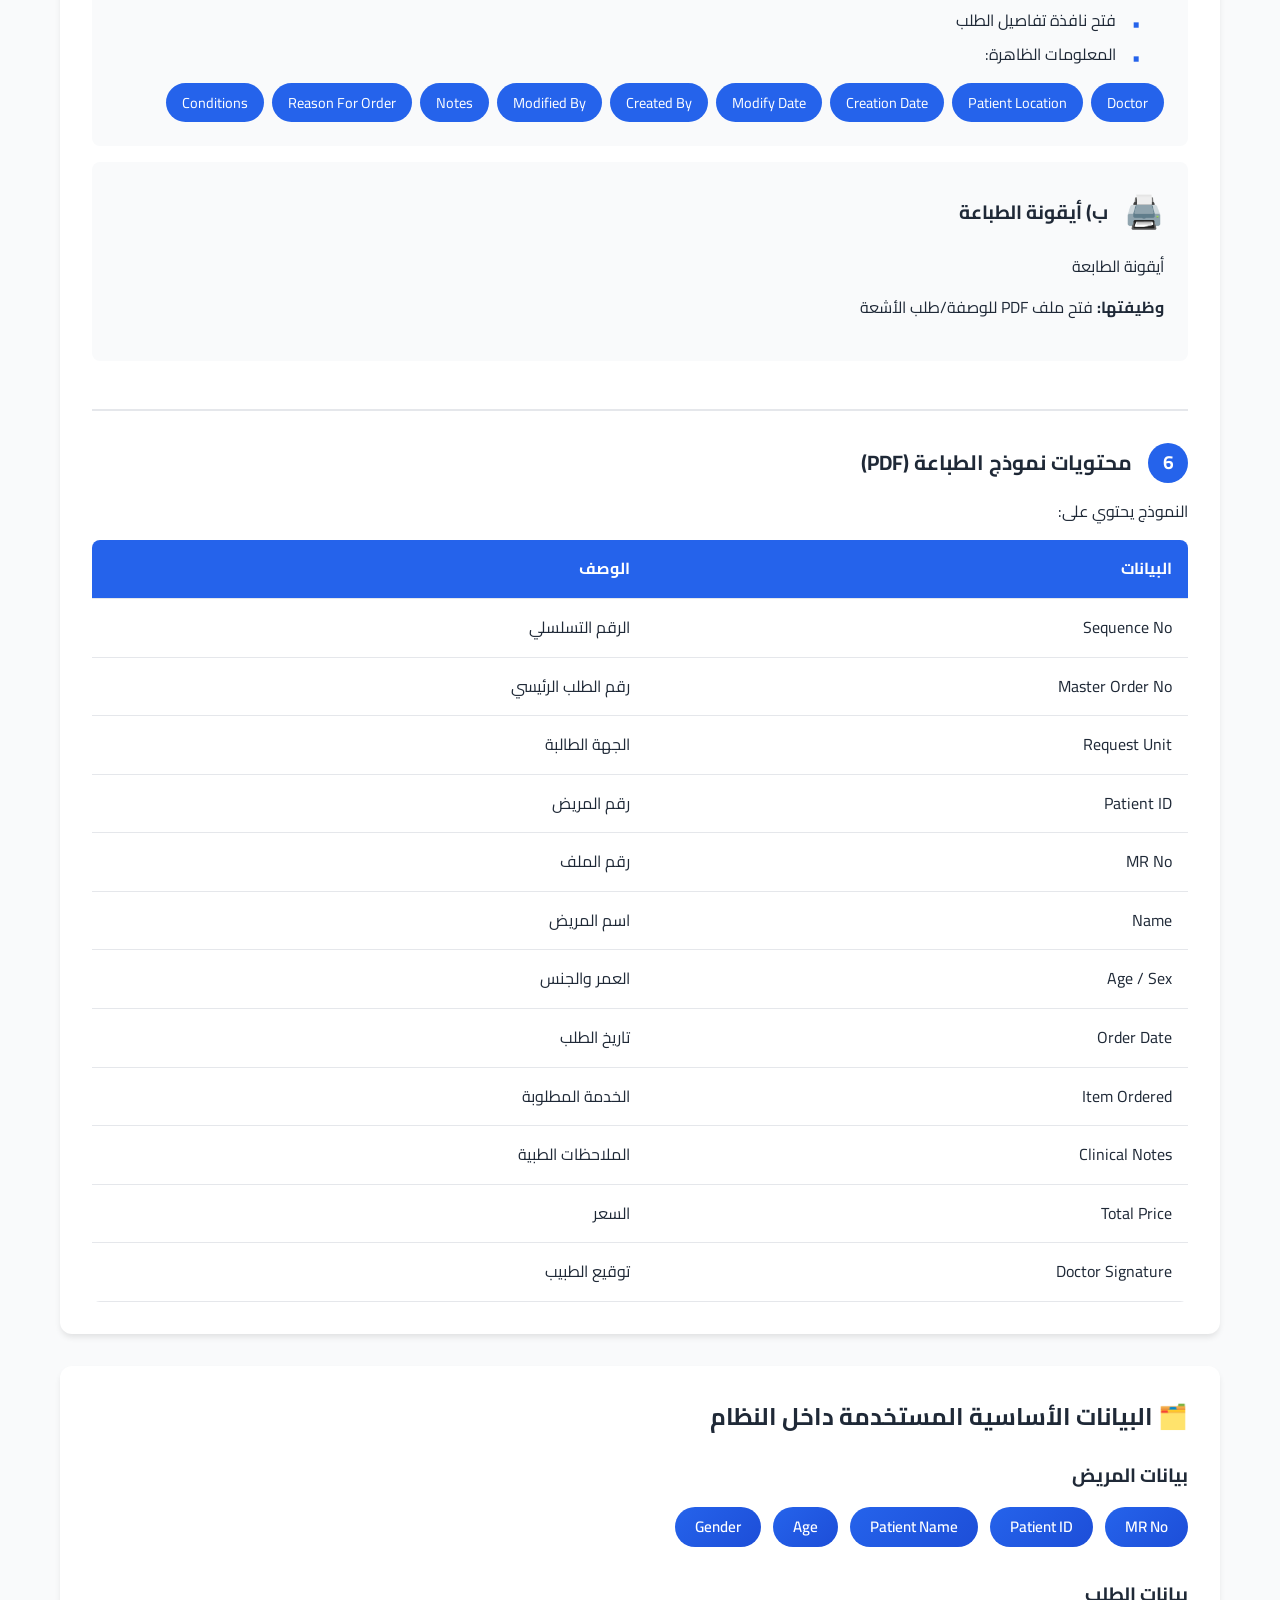
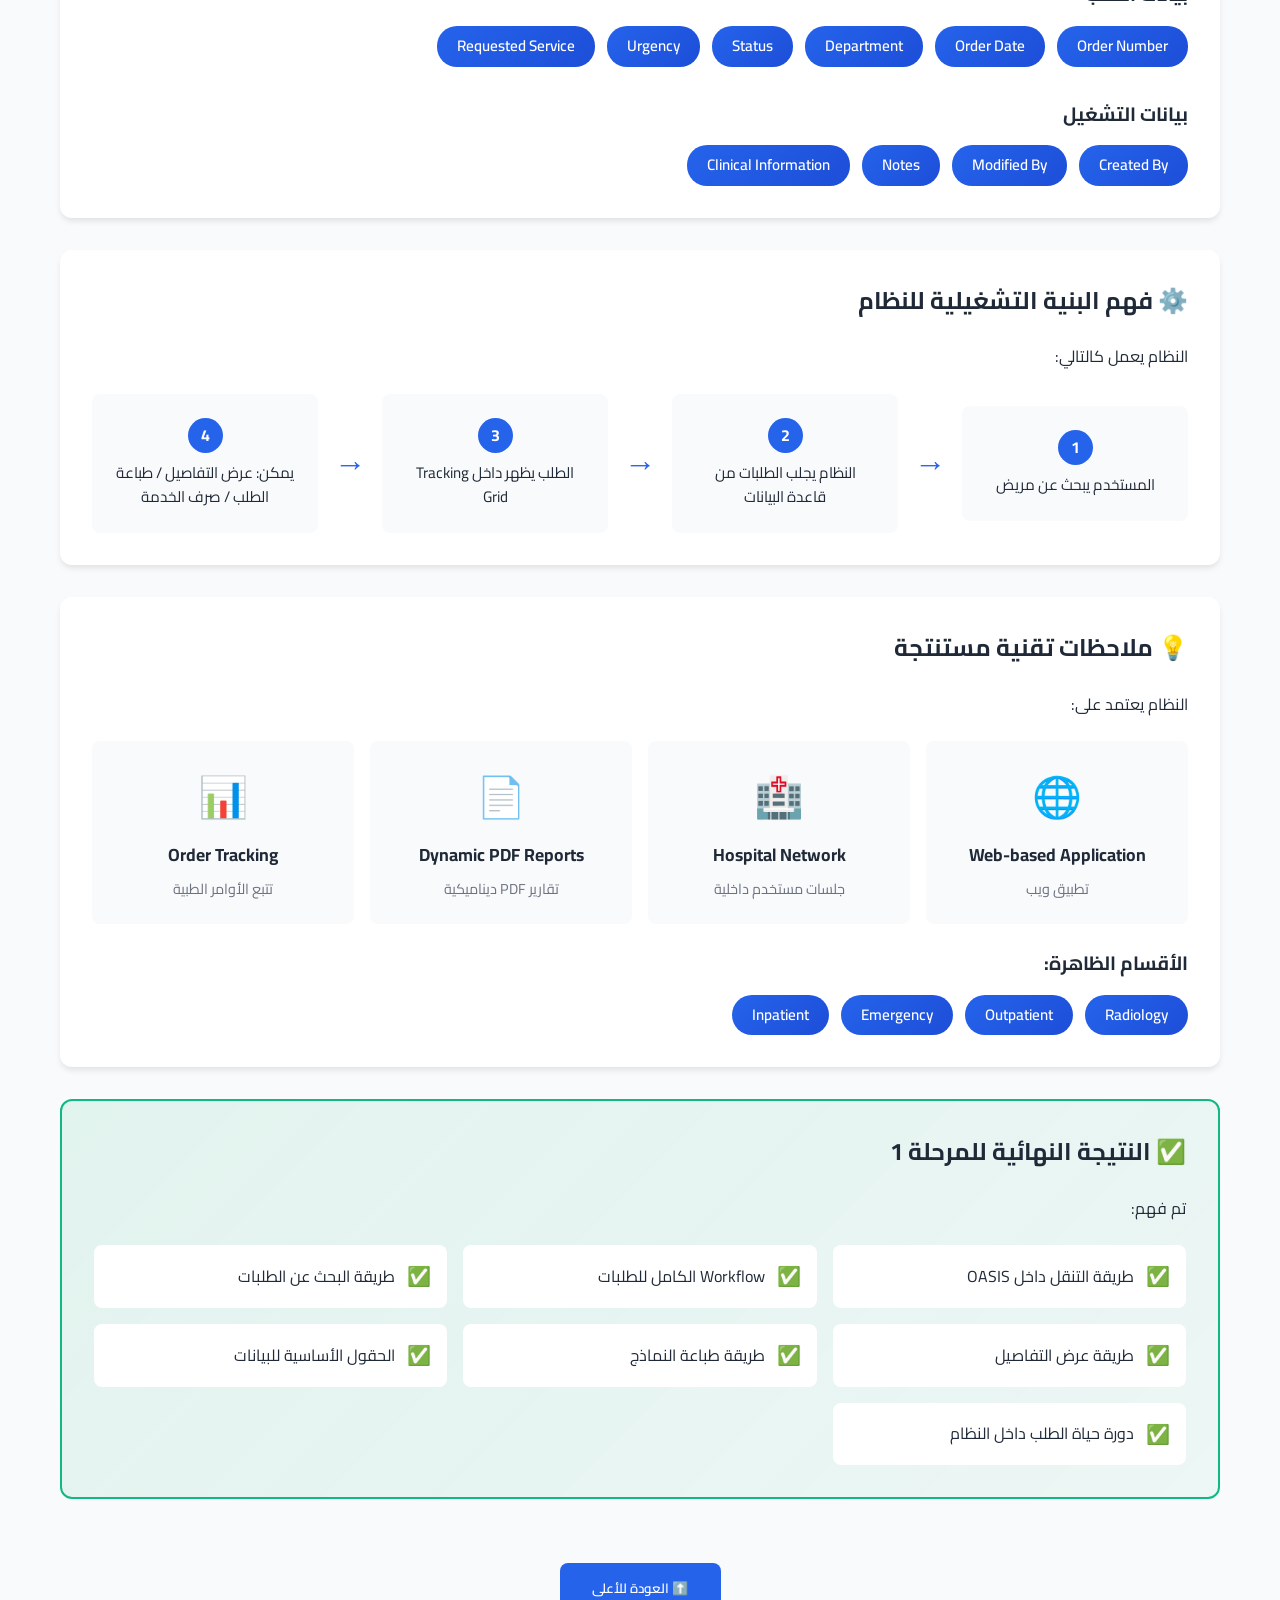
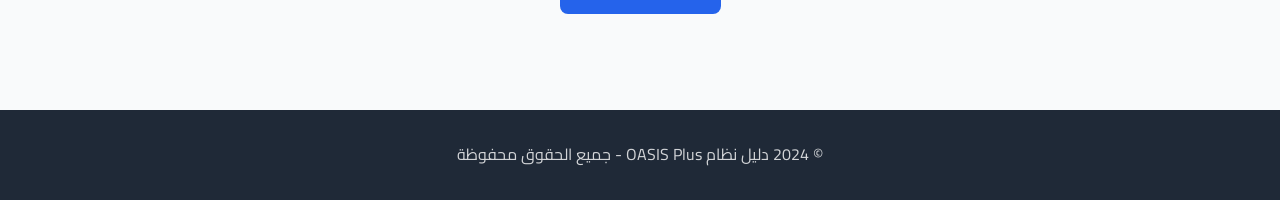
<file: انا.html>
<!DOCTYPE html>
<html lang="ar" dir="rtl">
<head>
    <meta charset="UTF-8">
    <meta name="viewport" content="width=device-width, initial-scale=1.0">
    <title>شرح نظام OASIS Plus - المراحل التعليمية</title>
    <link href="https://fonts.googleapis.com/css2?family=Cairo:wght@400;600;700;800&display=swap" rel="stylesheet">
    <style>
* {
    margin: 0;
    padding: 0;
    box-sizing: border-box;
}

:root {
    --primary-color: #2563eb;
    --primary-dark: #1d4ed8;
    --secondary-color: #10b981;
    --accent-color: #f59e0b;
    --text-dark: #1f2937;
    --text-light: #6b7280;
    --bg-light: #f9fafb;
    --bg-white: #ffffff;
    --border-color: #e5e7eb;
    --shadow: 0 4px 6px -1px rgba(0, 0, 0, 0.1);
    --shadow-lg: 0 10px 15px -3px rgba(0, 0, 0, 0.1);
}

body {
    font-family: 'Cairo', sans-serif;
    line-height: 1.6;
    color: var(--text-dark);
    background-color: var(--bg-light);
}

.container {
    max-width: 1200px;
    margin: 0 auto;
    padding: 0 20px;
}

/* Header */
.header {
    background: linear-gradient(135deg, var(--primary-color), var(--primary-dark));
    color: white;
    padding: 1rem 0;
    position: sticky;
    top: 0;
    z-index: 1000;
    box-shadow: var(--shadow);
}

.header .container {
    display: flex;
    justify-content: space-between;
    align-items: center;
}

.logo {
    font-size: 1.5rem;
    font-weight: 700;
}

.nav {
    display: flex;
    gap: 2rem;
}

.nav-link {
    color: white;
    text-decoration: none;
    font-weight: 600;
    transition: opacity 0.3s;
}

.nav-link:hover,
.nav-link.active {
    opacity: 0.8;
}

/* Hero Section */
.hero {
    background: linear-gradient(135deg, #667eea 0%, #764ba2 100%);
    color: white;
    padding: 4rem 0;
    text-align: center;
}

.hero-title {
    font-size: 2.5rem;
    font-weight: 800;
    margin-bottom: 1rem;
}

.hero-subtitle {
    font-size: 1.2rem;
    margin-bottom: 2rem;
    opacity: 0.9;
}

.hero-stats {
    display: flex;
    justify-content: center;
    gap: 2rem;
    margin-bottom: 2rem;
}

.stat-card {
    background: rgba(255, 255, 255, 0.1);
    backdrop-filter: blur(10px);
    padding: 1.5rem 2rem;
    border-radius: 12px;
    text-align: center;
}

.stat-number {
    display: block;
    font-size: 2rem;
    font-weight: 700;
    margin-bottom: 0.5rem;
}

.stat-label {
    font-size: 0.9rem;
    opacity: 0.9;
}

.btn {
    display: inline-block;
    padding: 0.8rem 2rem;
    border-radius: 8px;
    text-decoration: none;
    font-weight: 600;
    transition: all 0.3s;
    border: none;
    cursor: pointer;
    font-family: 'Cairo', sans-serif;
}

.btn-primary {
    background: white;
    color: var(--primary-color);
}

.btn-primary:hover {
    transform: translateY(-2px);
    box-shadow: var(--shadow-lg);
}

.btn-secondary {
    background: var(--primary-color);
    color: white;
}

.btn-secondary:hover {
    background: var(--primary-dark);
}

/* Stages Section */
.stages-section {
    padding: 4rem 0;
    background: var(--bg-white);
}

.section-title {
    text-align: center;
    font-size: 2rem;
    font-weight: 700;
    margin-bottom: 3rem;
    color: var(--text-dark);
}

.stages-grid {
    display: grid;
    grid-template-columns: repeat(auto-fit, minmax(200px, 1fr));
    gap: 1.5rem;
}

.stage-card {
    background: var(--bg-light);
    border: 2px solid var(--border-color);
    border-radius: 12px;
    padding: 2rem;
    text-align: center;
    cursor: pointer;
    transition: all 0.3s;
}

.stage-card:hover {
    transform: translateY(-5px);
    box-shadow: var(--shadow-lg);
}

.stage-card.active {
    border-color: var(--primary-color);
    background: linear-gradient(135deg, rgba(37, 99, 235, 0.1), rgba(37, 99, 235, 0.05));
}

.stage-card.locked {
    opacity: 0.6;
    cursor: not-allowed;
}

.stage-number {
    width: 50px;
    height: 50px;
    background: var(--primary-color);
    color: white;
    border-radius: 50%;
    display: flex;
    align-items: center;
    justify-content: center;
    font-size: 1.5rem;
    font-weight: 700;
    margin: 0 auto 1rem;
}

.stage-card.locked .stage-number {
    background: var(--text-light);
}

.stage-title {
    font-size: 1.2rem;
    font-weight: 700;
    margin-bottom: 0.5rem;
}

.stage-desc {
    color: var(--text-light);
    font-size: 0.9rem;
    margin-bottom: 0.5rem;
}

.stage-status {
    display: inline-block;
    padding: 0.25rem 0.75rem;
    border-radius: 20px;
    font-size: 0.8rem;
    font-weight: 600;
    background: var(--secondary-color);
    color: white;
}

.stage-card.locked .stage-status {
    background: var(--text-light);
}

/* Stage Content */
.stage-content {
    padding: 4rem 0;
    background: var(--bg-light);
}

.stage-header {
    text-align: center;
    margin-bottom: 3rem;
}

.stage-badge {
    display: inline-block;
    padding: 0.5rem 1.5rem;
    background: var(--primary-color);
    color: white;
    border-radius: 20px;
    font-weight: 600;
    margin-bottom: 1rem;
}

.stage-main-title {
    font-size: 2rem;
    font-weight: 700;
    margin-bottom: 1rem;
}

.stage-intro {
    color: var(--text-light);
    font-size: 1.1rem;
    max-width: 800px;
    margin: 0 auto;
}

/* Workflow Section */
.workflow-section {
    background: var(--bg-white);
    padding: 2rem;
    border-radius: 12px;
    margin-bottom: 2rem;
    box-shadow: var(--shadow);
}

.subsection-title {
    font-size: 1.5rem;
    font-weight: 700;
    margin-bottom: 1.5rem;
    color: var(--text-dark);
}

.workflow-diagram {
    display: flex;
    flex-direction: column;
    align-items: center;
    gap: 1rem;
}

.workflow-step {
    display: flex;
    align-items: center;
    gap: 1rem;
    width: 100%;
    max-width: 500px;
}

.workflow-step.final {
    margin-bottom: 0;
}

.step-icon {
    width: 60px;
    height: 60px;
    background: linear-gradient(135deg, var(--primary-color), var(--primary-dark));
    color: white;
    border-radius: 12px;
    display: flex;
    align-items: center;
    justify-content: center;
    font-size: 1.8rem;
    flex-shrink: 0;
}

.step-content {
    flex: 1;
    background: var(--bg-light);
    padding: 1rem;
    border-radius: 8px;
}

.step-content h4 {
    font-size: 1.1rem;
    font-weight: 700;
    margin-bottom: 0.25rem;
}

.step-content p {
    color: var(--text-light);
    font-size: 0.9rem;
}

.step-arrow {
    font-size: 1.5rem;
    color: var(--primary-color);
    font-weight: 700;
}

/* Steps Section */
.steps-section {
    background: var(--bg-white);
    padding: 2rem;
    border-radius: 12px;
    margin-bottom: 2rem;
    box-shadow: var(--shadow);
}

.detail-step {
    margin-bottom: 2rem;
    padding-bottom: 2rem;
    border-bottom: 2px solid var(--border-color);
}

.detail-step:last-child {
    margin-bottom: 0;
    padding-bottom: 0;
    border-bottom: none;
}

.step-header {
    display: flex;
    align-items: center;
    gap: 1rem;
    margin-bottom: 1rem;
}

.step-number {
    width: 40px;
    height: 40px;
    background: var(--primary-color);
    color: white;
    border-radius: 50%;
    display: flex;
    align-items: center;
    justify-content: center;
    font-size: 1.2rem;
    font-weight: 700;
}

.step-header h4 {
    font-size: 1.3rem;
    font-weight: 700;
}

.step-body p {
    margin-bottom: 1rem;
}

.step-list {
    list-style: none;
    padding-right: 1.5rem;
}

.step-list li {
    position: relative;
    padding-right: 1.5rem;
    margin-bottom: 0.5rem;
}

.step-list li::before {
    content: "•";
    position: absolute;
    right: 0;
    color: var(--primary-color);
    font-weight: 700;
    font-size: 1.2rem;
}

.path-box {
    background: var(--bg-light);
    padding: 1rem;
    border-radius: 8px;
    margin-top: 1rem;
}

.path-label {
    font-weight: 600;
    color: var(--text-dark);
}

.path-box code {
    display: block;
    background: white;
    padding: 0.75rem;
    border-radius: 6px;
    margin-top: 0.5rem;
    font-family: 'Courier New', monospace;
    color: var(--primary-color);
    font-weight: 600;
}

.info-box {
    background: linear-gradient(135deg, rgba(16, 185, 129, 0.1), rgba(16, 185, 129, 0.05));
    border: 2px solid var(--secondary-color);
    padding: 1rem;
    border-radius: 8px;
    display: flex;
    align-items: center;
    gap: 1rem;
    margin-top: 1rem;
}

.info-icon {
    font-size: 1.5rem;
}

/* Table */
.table-container {
    overflow-x: auto;
    margin-top: 1rem;
}

.data-table {
    width: 100%;
    border-collapse: collapse;
    background: var(--bg-white);
    border-radius: 8px;
    overflow: hidden;
}

.data-table thead {
    background: var(--primary-color);
    color: white;
}

.data-table th,
.data-table td {
    padding: 1rem;
    text-align: right;
    border-bottom: 1px solid var(--border-color);
}

.data-table tbody tr:hover {
    background: var(--bg-light);
}

/* Icon Cards */
.icon-card {
    background: var(--bg-light);
    padding: 1.5rem;
    border-radius: 8px;
    margin-bottom: 1rem;
}

.icon-header {
    display: flex;
    align-items: center;
    gap: 1rem;
    margin-bottom: 1rem;
}

.icon-symbol {
    font-size: 2rem;
}

.icon-header h5 {
    font-size: 1.2rem;
    font-weight: 700;
}

.info-list {
    display: flex;
    flex-wrap: wrap;
    gap: 0.5rem;
    margin-top: 1rem;
}

.info-list span {
    background: var(--primary-color);
    color: white;
    padding: 0.5rem 1rem;
    border-radius: 20px;
    font-size: 0.9rem;
}

/* Data Section */
.data-section {
    background: var(--bg-white);
    padding: 2rem;
    border-radius: 12px;
    margin-bottom: 2rem;
    box-shadow: var(--shadow);
}

.data-category {
    margin-bottom: 2rem;
}

.data-category:last-child {
    margin-bottom: 0;
}

.category-title {
    font-size: 1.2rem;
    font-weight: 700;
    margin-bottom: 1rem;
    color: var(--text-dark);
}

.mt-4 {
    margin-top: 1.5rem;
}

.data-tags {
    display: flex;
    flex-wrap: wrap;
    gap: 0.75rem;
}

.data-tag {
    background: linear-gradient(135deg, var(--primary-color), var(--primary-dark));
    color: white;
    padding: 0.5rem 1.25rem;
    border-radius: 20px;
    font-size: 0.95rem;
    font-weight: 600;
}

/* Architecture Section */
.architecture-section {
    background: var(--bg-white);
    padding: 2rem;
    border-radius: 12px;
    margin-bottom: 2rem;
    box-shadow: var(--shadow);
}

.process-flow {
    display: flex;
    flex-wrap: wrap;
    align-items: center;
    justify-content: center;
    gap: 1rem;
    margin-top: 1.5rem;
}

.process-step {
    background: var(--bg-light);
    padding: 1.5rem;
    border-radius: 8px;
    text-align: center;
    flex: 1;
    min-width: 200px;
}

.process-number {
    display: inline-block;
    width: 35px;
    height: 35px;
    background: var(--primary-color);
    color: white;
    border-radius: 50%;
    line-height: 35px;
    font-weight: 700;
    margin-bottom: 0.5rem;
}

.process-step p {
    font-size: 0.95rem;
}

.process-arrow {
    font-size: 2rem;
    color: var(--primary-color);
    font-weight: 700;
}

/* Technical Section */
.technical-section {
    background: var(--bg-white);
    padding: 2rem;
    border-radius: 12px;
    margin-bottom: 2rem;
    box-shadow: var(--shadow);
}

.tech-cards {
    display: grid;
    grid-template-columns: repeat(auto-fit, minmax(200px, 1fr));
    gap: 1rem;
    margin-top: 1.5rem;
}

.tech-card {
    background: var(--bg-light);
    padding: 1.5rem;
    border-radius: 8px;
    text-align: center;
}

.tech-icon {
    font-size: 2.5rem;
    display: block;
    margin-bottom: 0.75rem;
}

.tech-card h5 {
    font-size: 1.1rem;
    font-weight: 700;
    margin-bottom: 0.5rem;
}

.tech-card p {
    color: var(--text-light);
    font-size: 0.9rem;
}

/* Summary Section */
.summary-section {
    background: linear-gradient(135deg, rgba(16, 185, 129, 0.1), rgba(16, 185, 129, 0.05));
    border: 2px solid var(--secondary-color);
    padding: 2rem;
    border-radius: 12px;
    margin-bottom: 2rem;
}

.checklist {
    display: grid;
    grid-template-columns: repeat(auto-fit, minmax(300px, 1fr));
    gap: 1rem;
    margin-top: 1.5rem;
}

.check-item {
    display: flex;
    align-items: center;
    gap: 0.75rem;
    background: white;
    padding: 1rem;
    border-radius: 8px;
}

.check-icon {
    font-size: 1.2rem;
}

/* Navigation */
.stage-navigation {
    text-align: center;
    padding: 2rem 0;
}

/* Footer */
.footer {
    background: var(--text-dark);
    color: white;
    padding: 2rem 0;
    text-align: center;
}

.footer p {
    opacity: 0.8;
}

/* Responsive */
@media (max-width: 768px) {
    .hero-title {
        font-size: 1.8rem;
    }
    
    .hero-subtitle {
        font-size: 1rem;
    }
    
    .hero-stats {
        flex-direction: column;
        gap: 1rem;
    }
    
    .nav {
        gap: 1rem;
    }
    
    .workflow-step {
        flex-direction: column;
        text-align: center;
    }
    
    .process-flow {
        flex-direction: column;
    }
    
    .process-arrow {
        transform: rotate(90deg);
    }
    
    .checklist {
        grid-template-columns: 1fr;
    }
}
    </style>
</head>
<body>
    <!-- Header -->
    <header class="header">
        <div class="container">
            <h1 class="logo">🏥 نظام OASIS Plus</h1>
            <nav class="nav">
                <a href="#home" class="nav-link active">الرئيسية</a>
                <a href="#stages" class="nav-link">المراحل</a>
                <a href="#stage1" class="nav-link">المرحلة الأولى</a>
            </nav>
        </div>
    </header>

    <!-- Hero Section -->
    <section id="home" class="hero">
        <div class="container">
            <div class="hero-content">
                <h2 class="hero-title">دليلك الشامل لفهم نظام OASIS Plus</h2>
                <p class="hero-subtitle">تعلم خطوة بخطوة كيفية استخدام نظام إدارة الطلبات الطبية</p>
                <div class="hero-stats">
                    <div class="stat-card">
                        <span class="stat-number">5+</span>
                        <span class="stat-label">مراحل تعليمية</span>
                    </div>
                    <div class="stat-card">
                        <span class="stat-number">100%</span>
                        <span class="stat-label">تطبيق عملي</span>
                    </div>
                    <div class="stat-card">
                        <span class="stat-number">∞</span>
                        <span class="stat-label">مراجعة مستمرة</span>
                    </div>
                </div>
                <a href="#stages" class="btn btn-primary">ابدأ التعلم</a>
            </div>
        </div>
    </section>

    <!-- Stages Overview -->
    <section id="stages" class="stages-section">
        <div class="container">
            <h2 class="section-title">المراحل التعليمية</h2>
            <div class="stages-grid">
                <div class="stage-card active" onclick="showStage(1)">
                    <div class="stage-number">1</div>
                    <h3 class="stage-title">فهم نظام OASIS</h3>
                    <p class="stage-desc">Workflow وتحليل الطلبات</p>
                    <span class="stage-status">متاح</span>
                </div>
                <div class="stage-card locked">
                    <div class="stage-number">2</div>
                    <h3 class="stage-title">المرحلة الثانية</h3>
                    <p class="stage-desc">قريباً</p>
                    <span class="stage-status">قريباً</span>
                </div>
                <div class="stage-card locked">
                    <div class="stage-number">3</div>
                    <h3 class="stage-title">المرحلة الثالثة</h3>
                    <p class="stage-desc">قريباً</p>
                    <span class="stage-status">قريباً</span>
                </div>
                <div class="stage-card locked">
                    <div class="stage-number">4</div>
                    <h3 class="stage-title">المرحلة الرابعة</h3>
                    <p class="stage-desc">قريباً</p>
                    <span class="stage-status">قريباً</span>
                </div>
                <div class="stage-card locked">
                    <div class="stage-number">5</div>
                    <h3 class="stage-title">المرحلة الخامسة</h3>
                    <p class="stage-desc">قريباً</p>
                    <span class="stage-status">قريباً</span>
                </div>
            </div>
        </div>
    </section>

    <!-- Stage 1 Content -->
    <section id="stage1" class="stage-content">
        <div class="container">
            <div class="stage-header">
                <span class="stage-badge">المرحلة 1</span>
                <h2 class="stage-main-title">فهم نظام OASIS – Workflow وتحليل الطلبات</h2>
                <p class="stage-intro">نظرة عامة على خطوات العمل داخل نظام OASIS Plus للوصول إلى طلبات المرضى الخاصة بالأشعة وتتبعها</p>
            </div>

            <!-- Workflow Diagram -->
            <div class="workflow-section">
                <h3 class="subsection-title">📋 Workflow الكامل للنظام</h3>
                <div class="workflow-diagram">
                    <div class="workflow-step">
                        <div class="step-icon">🔐</div>
                        <div class="step-content">
                            <h4>Login</h4>
                            <p>تسجيل الدخول</p>
                        </div>
                        <div class="step-arrow">↓</div>
                    </div>
                    <div class="workflow-step">
                        <div class="step-icon">☰</div>
                        <div class="step-content">
                            <h4>Open Sidebar</h4>
                            <p>فتح القائمة الجانبية</p>
                        </div>
                        <div class="step-arrow">↓</div>
                    </div>
                    <div class="workflow-step">
                        <div class="step-icon">📁</div>
                        <div class="step-content">
                            <h4>Service Delivery Processing</h4>
                            <p>معالجة خدمة التوصيل</p>
                        </div>
                        <div class="step-arrow">↓</div>
                    </div>
                    <div class="workflow-step">
                        <div class="step-icon">🔍</div>
                        <div class="step-content">
                            <h4>Order Tracking</h4>
                            <p>تتبع الطلبات</p>
                        </div>
                        <div class="step-arrow">↓</div>
                    </div>
                    <div class="workflow-step">
                        <div class="step-icon">✏️</div>
                        <div class="step-content">
                            <h4>Enter MR No / Patient ID</h4>
                            <p>إدخال رقم الملف أو المريض</p>
                        </div>
                        <div class="step-arrow">↓</div>
                    </div>
                    <div class="workflow-step">
                        <div class="step-icon">🔎</div>
                        <div class="step-content">
                            <h4>Query Orders</h4>
                            <p>البحث عن الطلبات</p>
                        </div>
                        <div class="step-arrow">↓</div>
                    </div>
                    <div class="workflow-step">
                        <div class="step-icon">📊</div>
                        <div class="step-content">
                            <h4>Display Orders List</h4>
                            <p>عرض قائمة الطلبات</p>
                        </div>
                        <div class="step-arrow">↓</div>
                    </div>
                    <div class="workflow-step final">
                        <div class="step-icon">📋</div>
                        <div class="step-content">
                            <h4>Actions</h4>
                            <p>عرض التفاصيل أو طباعة الطلب</p>
                        </div>
                    </div>
                </div>
            </div>

            <!-- Detailed Steps -->
            <div class="steps-section">
                <h3 class="subsection-title">📝 الخطوات التفصيلية</h3>
                
                <!-- Step 1 -->
                <div class="detail-step">
                    <div class="step-header">
                        <span class="step-number">1</span>
                        <h4>الدخول إلى القائمة الجانبية</h4>
                    </div>
                    <div class="step-body">
                        <p>من الصفحة الرئيسية:</p>
                        <ul class="step-list">
                            <li>الضغط على أيقونة <strong>Hamburger Menu</strong> أعلى اليسار</li>
                            <li>فتح القائمة الجانبية الخاصة بالنظام</li>
                        </ul>
                        <div class="path-box">
                            <span class="path-label">المسار:</span>
                            <code>Service Delivery Processing → Order Tracking</code>
                        </div>
                    </div>
                </div>

                <!-- Step 2 -->
                <div class="detail-step">
                    <div class="step-header">
                        <span class="step-number">2</span>
                        <h4>فتح شاشة Order Tracking</h4>
                    </div>
                    <div class="step-body">
                        <p>بعد اختيار Order Tracking تظهر شاشة البحث عن الطلبات. الشاشة تحتوي على حقول الفلترة والبحث:</p>
                        <div class="table-container">
                            <table class="data-table">
                                <thead>
                                    <tr>
                                        <th>الحقل</th>
                                        <th>الوصف</th>
                                    </tr>
                                </thead>
                                <tbody>
                                    <tr>
                                        <td>Department</td>
                                        <td>القسم (Radiology)</td>
                                    </tr>
                                    <tr>
                                        <td>MR No</td>
                                        <td>رقم الملف الطبي</td>
                                    </tr>
                                    <tr>
                                        <td>Patient ID</td>
                                        <td>رقم المريض</td>
                                    </tr>
                                    <tr>
                                        <td>Patient Name</td>
                                        <td>اسم المريض</td>
                                    </tr>
                                    <tr>
                                        <td>Date Range</td>
                                        <td>نطاق التاريخ</td>
                                    </tr>
                                    <tr>
                                        <td>Status</td>
                                        <td>حالة الطلب</td>
                                    </tr>
                                    <tr>
                                        <td>Attendance</td>
                                        <td>نوع المريض</td>
                                    </tr>
                                    <tr>
                                        <td>Pharmacy Category</td>
                                        <td>التصنيف</td>
                                    </tr>
                                </tbody>
                            </table>
                        </div>
                    </div>
                </div>

                <!-- Step 3 -->
                <div class="detail-step">
                    <div class="step-header">
                        <span class="step-number">3</span>
                        <h4>البحث عن طلب مريض</h4>
                    </div>
                    <div class="step-body">
                        <p>الخطوات:</p>
                        <ul class="step-list">
                            <li>إدخال رقم المريض أو رقم الملف</li>
                            <li>الضغط على زر: <strong>Query Orders</strong></li>
                        </ul>
                        <div class="info-box">
                            <span class="info-icon">ℹ️</span>
                            <p>النظام يقوم بجلب جميع الطلبات المرتبطة بالمريض</p>
                        </div>
                    </div>
                </div>

                <!-- Step 4 -->
                <div class="detail-step">
                    <div class="step-header">
                        <span class="step-number">4</span>
                        <h4>ظهور بيانات الطلب</h4>
                    </div>
                    <div class="step-body">
                        <p>بعد البحث يظهر جدول الطلبات. البيانات الظاهرة داخل الجدول:</p>
                        <div class="table-container">
                            <table class="data-table">
                                <thead>
                                    <tr>
                                        <th>الحقل</th>
                                        <th>المعنى</th>
                                    </tr>
                                </thead>
                                <tbody>
                                    <tr>
                                        <td>Status</td>
                                        <td>حالة الطلب</td>
                                    </tr>
                                    <tr>
                                        <td>Urgency</td>
                                        <td>درجة الاستعجال</td>
                                    </tr>
                                    <tr>
                                        <td>MR No</td>
                                        <td>رقم الملف</td>
                                    </tr>
                                    <tr>
                                        <td>Patient ID</td>
                                        <td>رقم المريض</td>
                                    </tr>
                                    <tr>
                                        <td>Location</td>
                                        <td>القسم/الموقع</td>
                                    </tr>
                                    <tr>
                                        <td>Patient Name</td>
                                        <td>اسم المريض</td>
                                    </tr>
                                    <tr>
                                        <td>Age</td>
                                        <td>العمر</td>
                                    </tr>
                                    <tr>
                                        <td>Item</td>
                                        <td>الخدمة المطلوبة</td>
                                    </tr>
                                    <tr>
                                        <td>Order Datetime</td>
                                        <td>وقت إنشاء الطلب</td>
                                    </tr>
                                    <tr>
                                        <td>1st Dose Datetime</td>
                                        <td>وقت التنفيذ الأول</td>
                                    </tr>
                                </tbody>
                            </table>
                        </div>
                    </div>
                </div>

                <!-- Step 5 -->
                <div class="detail-step">
                    <div class="step-header">
                        <span class="step-number">5</span>
                        <h4>أيقونات التحكم بالطلب</h4>
                    </div>
                    <div class="step-body">
                        <p>يوجد أيقونتان مهمتان:</p>
                        
                        <div class="icon-card">
                            <div class="icon-header">
                                <span class="icon-symbol">ℹ️</span>
                                <h5>أ) أيقونة تفاصيل الطلب</h5>
                            </div>
                            <p>أيقونة المعلومات (i)</p>
                            <p><strong>وظيفتها:</strong></p>
                            <ul class="step-list">
                                <li>فتح نافذة تفاصيل الطلب</li>
                                <li>المعلومات الظاهرة:</li>
                            </ul>
                            <div class="info-list">
                                <span>Doctor</span>
                                <span>Patient Location</span>
                                <span>Creation Date</span>
                                <span>Modify Date</span>
                                <span>Created By</span>
                                <span>Modified By</span>
                                <span>Notes</span>
                                <span>Reason For Order</span>
                                <span>Conditions</span>
                            </div>
                        </div>

                        <div class="icon-card">
                            <div class="icon-header">
                                <span class="icon-symbol">🖨️</span>
                                <h5>ب) أيقونة الطباعة</h5>
                            </div>
                            <p>أيقونة الطابعة</p>
                            <p><strong>وظيفتها:</strong> فتح ملف PDF للوصفة/طلب الأشعة</p>
                        </div>
                    </div>
                </div>

                <!-- Step 6 -->
                <div class="detail-step">
                    <div class="step-header">
                        <span class="step-number">6</span>
                        <h4>محتويات نموذج الطباعة (PDF)</h4>
                    </div>
                    <div class="step-body">
                        <p>النموذج يحتوي على:</p>
                        <div class="table-container">
                            <table class="data-table">
                                <thead>
                                    <tr>
                                        <th>البيانات</th>
                                        <th>الوصف</th>
                                    </tr>
                                </thead>
                                <tbody>
                                    <tr>
                                        <td>Sequence No</td>
                                        <td>الرقم التسلسلي</td>
                                    </tr>
                                    <tr>
                                        <td>Master Order No</td>
                                        <td>رقم الطلب الرئيسي</td>
                                    </tr>
                                    <tr>
                                        <td>Request Unit</td>
                                        <td>الجهة الطالبة</td>
                                    </tr>
                                    <tr>
                                        <td>Patient ID</td>
                                        <td>رقم المريض</td>
                                    </tr>
                                    <tr>
                                        <td>MR No</td>
                                        <td>رقم الملف</td>
                                    </tr>
                                    <tr>
                                        <td>Name</td>
                                        <td>اسم المريض</td>
                                    </tr>
                                    <tr>
                                        <td>Age / Sex</td>
                                        <td>العمر والجنس</td>
                                    </tr>
                                    <tr>
                                        <td>Order Date</td>
                                        <td>تاريخ الطلب</td>
                                    </tr>
                                    <tr>
                                        <td>Item Ordered</td>
                                        <td>الخدمة المطلوبة</td>
                                    </tr>
                                    <tr>
                                        <td>Clinical Notes</td>
                                        <td>الملاحظات الطبية</td>
                                    </tr>
                                    <tr>
                                        <td>Total Price</td>
                                        <td>السعر</td>
                                    </tr>
                                    <tr>
                                        <td>Doctor Signature</td>
                                        <td>توقيع الطبيب</td>
                                    </tr>
                                </tbody>
                            </table>
                        </div>
                    </div>
                </div>
            </div>

            <!-- Data Structure -->
            <div class="data-section">
                <h3 class="subsection-title">🗂️ البيانات الأساسية المستخدمة داخل النظام</h3>
                
                <div class="data-category">
                    <h4 class="category-title">بيانات المريض</h4>
                    <div class="data-tags">
                        <span class="data-tag">MR No</span>
                        <span class="data-tag">Patient ID</span>
                        <span class="data-tag">Patient Name</span>
                        <span class="data-tag">Age</span>
                        <span class="data-tag">Gender</span>
                    </div>
                </div>

                <div class="data-category">
                    <h4 class="category-title">بيانات الطلب</h4>
                    <div class="data-tags">
                        <span class="data-tag">Order Number</span>
                        <span class="data-tag">Order Date</span>
                        <span class="data-tag">Department</span>
                        <span class="data-tag">Status</span>
                        <span class="data-tag">Urgency</span>
                        <span class="data-tag">Requested Service</span>
                    </div>
                </div>

                <div class="data-category">
                    <h4 class="category-title">بيانات التشغيل</h4>
                    <div class="data-tags">
                        <span class="data-tag">Created By</span>
                        <span class="data-tag">Modified By</span>
                        <span class="data-tag">Notes</span>
                        <span class="data-tag">Clinical Information</span>
                    </div>
                </div>
            </div>

            <!-- System Architecture -->
            <div class="architecture-section">
                <h3 class="subsection-title">⚙️ فهم البنية التشغيلية للنظام</h3>
                <p>النظام يعمل كالتالي:</p>
                <div class="process-flow">
                    <div class="process-step">
                        <span class="process-number">1</span>
                        <p>المستخدم يبحث عن مريض</p>
                    </div>
                    <div class="process-arrow">→</div>
                    <div class="process-step">
                        <span class="process-number">2</span>
                        <p>النظام يجلب الطلبات من قاعدة البيانات</p>
                    </div>
                    <div class="process-arrow">→</div>
                    <div class="process-step">
                        <span class="process-number">3</span>
                        <p>الطلب يظهر داخل Tracking Grid</p>
                    </div>
                    <div class="process-arrow">→</div>
                    <div class="process-step">
                        <span class="process-number">4</span>
                        <p>يمكن: عرض التفاصيل / طباعة الطلب / صرف الخدمة</p>
                    </div>
                </div>
            </div>

            <!-- Technical Notes -->
            <div class="technical-section">
                <h3 class="subsection-title">💡 ملاحظات تقنية مستنتجة</h3>
                <p>النظام يعتمد على:</p>
                <div class="tech-cards">
                    <div class="tech-card">
                        <span class="tech-icon">🌐</span>
                        <h5>Web-based Application</h5>
                        <p>تطبيق ويب</p>
                    </div>
                    <div class="tech-card">
                        <span class="tech-icon">🏥</span>
                        <h5>Hospital Network</h5>
                        <p>جلسات مستخدم داخلية</p>
                    </div>
                    <div class="tech-card">
                        <span class="tech-icon">📄</span>
                        <h5>Dynamic PDF Reports</h5>
                        <p>تقارير PDF ديناميكية</p>
                    </div>
                    <div class="tech-card">
                        <span class="tech-icon">📊</span>
                        <h5>Order Tracking</h5>
                        <p>تتبع الأوامر الطبية</p>
                    </div>
                </div>
                <h4 class="category-title mt-4">الأقسام الظاهرة:</h4>
                <div class="data-tags">
                    <span class="data-tag">Radiology</span>
                    <span class="data-tag">Outpatient</span>
                    <span class="data-tag">Emergency</span>
                    <span class="data-tag">Inpatient</span>
                </div>
            </div>

            <!-- Summary -->
            <div class="summary-section">
                <h3 class="subsection-title">✅ النتيجة النهائية للمرحلة 1</h3>
                <p>تم فهم:</p>
                <div class="checklist">
                    <div class="check-item">
                        <span class="check-icon">✅</span>
                        <span>طريقة التنقل داخل OASIS</span>
                    </div>
                    <div class="check-item">
                        <span class="check-icon">✅</span>
                        <span>Workflow الكامل للطلبات</span>
                    </div>
                    <div class="check-item">
                        <span class="check-icon">✅</span>
                        <span>طريقة البحث عن الطلبات</span>
                    </div>
                    <div class="check-item">
                        <span class="check-icon">✅</span>
                        <span>طريقة عرض التفاصيل</span>
                    </div>
                    <div class="check-item">
                        <span class="check-icon">✅</span>
                        <span>طريقة طباعة النماذج</span>
                    </div>
                    <div class="check-item">
                        <span class="check-icon">✅</span>
                        <span>الحقول الأساسية للبيانات</span>
                    </div>
                    <div class="check-item">
                        <span class="check-icon">✅</span>
                        <span>دورة حياة الطلب داخل النظام</span>
                    </div>
                </div>
            </div>

            <!-- Navigation -->
            <div class="stage-navigation">
                <button class="btn btn-secondary" onclick="window.scrollTo({top: 0, behavior: 'smooth'})">
                    ⬆️ العودة للأعلى
                </button>
            </div>
        </div>
    </section>

    <!-- Footer -->
    <footer class="footer">
        <div class="container">
            <p>© 2024 دليل نظام OASIS Plus - جميع الحقوق محفوظة</p>
        </div>
    </footer>

    <script>
// Smooth scrolling for navigation links
document.querySelectorAll('a[href^="#"]').forEach(anchor => {
    anchor.addEventListener('click', function (e) {
        e.preventDefault();
        const target = document.querySelector(this.getAttribute('href'));
        if (target) {
            target.scrollIntoView({
                behavior: 'smooth',
                block: 'start'
            });
        }
    });
});

// Active navigation link on scroll
window.addEventListener('scroll', () => {
    const sections = document.querySelectorAll('section');
    const navLinks = document.querySelectorAll('.nav-link');
    
    let current = '';
    
    sections.forEach(section => {
        const sectionTop = section.offsetTop;
        const sectionHeight = section.clientHeight;
        if (scrollY >= sectionTop - 200) {
            current = section.getAttribute('id');
        }
    });
    
    navLinks.forEach(link => {
        link.classList.remove('active');
        if (link.getAttribute('href') === `#${current}`) {
            link.classList.add('active');
        }
    });
});

// Stage card click handler
function showStage(stageNumber) {
    const stageCard = document.querySelector(`.stage-card:nth-child(${stageNumber})`);
    
    if (stageCard && !stageCard.classList.contains('locked')) {
        const stageSection = document.getElementById(`stage${stageNumber}`);
        if (stageSection) {
            stageSection.scrollIntoView({
                behavior: 'smooth',
                block: 'start'
            });
        }
    }
}

// Add animation on scroll
const observerOptions = {
    threshold: 0.1,
    rootMargin: '0px 0px -50px 0px'
};

const observer = new IntersectionObserver((entries) => {
    entries.forEach(entry => {
        if (entry.isIntersecting) {
            entry.target.style.opacity = '1';
            entry.target.style.transform = 'translateY(0)';
        }
    });
}, observerOptions);

// Observe all detail steps
document.querySelectorAll('.detail-step').forEach(step => {
    step.style.opacity = '0';
    step.style.transform = 'translateY(20px)';
    step.style.transition = 'opacity 0.6s ease, transform 0.6s ease';
    observer.observe(step);
});

// Observe workflow steps
document.querySelectorAll('.workflow-step').forEach(step => {
    step.style.opacity = '0';
    step.style.transform = 'translateX(-20px)';
    step.style.transition = 'opacity 0.6s ease, transform 0.6s ease';
    observer.observe(step);
});

// Add hover effect to stage cards
document.querySelectorAll('.stage-card:not(.locked)').forEach(card => {
    card.addEventListener('mouseenter', () => {
        card.style.transform = 'translateY(-8px) scale(1.02)';
    });
    
    card.addEventListener('mouseleave', () => {
        card.style.transform = 'translateY(0) scale(1)';
    });
});

// Initialize animations on page load
window.addEventListener('load', () => {
    document.body.style.opacity = '1';
});

// Prevent FOUC
document.body.style.opacity = '0';
document.body.style.transition = 'opacity 0.3s ease';
    </script>
</body>
</html>
</file>
<file: styles.css>
* {
    margin: 0;
    padding: 0;
    box-sizing: border-box;
}

:root {
    --primary-color: #2563eb;
    --primary-dark: #1d4ed8;
    --secondary-color: #10b981;
    --accent-color: #f59e0b;
    --text-dark: #1f2937;
    --text-light: #6b7280;
    --bg-light: #f9fafb;
    --bg-white: #ffffff;
    --border-color: #e5e7eb;
    --shadow: 0 4px 6px -1px rgba(0, 0, 0, 0.1);
    --shadow-lg: 0 10px 15px -3px rgba(0, 0, 0, 0.1);
}

body {
    font-family: 'Cairo', sans-serif;
    line-height: 1.6;
    color: var(--text-dark);
    background-color: var(--bg-light);
}

.container {
    max-width: 1200px;
    margin: 0 auto;
    padding: 0 20px;
}

/* Header */
.header {
    background: linear-gradient(135deg, var(--primary-color), var(--primary-dark));
    color: white;
    padding: 1rem 0;
    position: sticky;
    top: 0;
    z-index: 1000;
    box-shadow: var(--shadow);
}

.header .container {
    display: flex;
    justify-content: space-between;
    align-items: center;
}

.logo {
    font-size: 1.5rem;
    font-weight: 700;
}

.nav {
    display: flex;
    gap: 2rem;
}

.nav-link {
    color: white;
    text-decoration: none;
    font-weight: 600;
    transition: opacity 0.3s;
}

.nav-link:hover,
.nav-link.active {
    opacity: 0.8;
}

/* Hero Section */
.hero {
    background: linear-gradient(135deg, #667eea 0%, #764ba2 100%);
    color: white;
    padding: 4rem 0;
    text-align: center;
}

.hero-title {
    font-size: 2.5rem;
    font-weight: 800;
    margin-bottom: 1rem;
}

.hero-subtitle {
    font-size: 1.2rem;
    margin-bottom: 2rem;
    opacity: 0.9;
}

.hero-stats {
    display: flex;
    justify-content: center;
    gap: 2rem;
    margin-bottom: 2rem;
}

.stat-card {
    background: rgba(255, 255, 255, 0.1);
    backdrop-filter: blur(10px);
    padding: 1.5rem 2rem;
    border-radius: 12px;
    text-align: center;
}

.stat-number {
    display: block;
    font-size: 2rem;
    font-weight: 700;
    margin-bottom: 0.5rem;
}

.stat-label {
    font-size: 0.9rem;
    opacity: 0.9;
}

.btn {
    display: inline-block;
    padding: 0.8rem 2rem;
    border-radius: 8px;
    text-decoration: none;
    font-weight: 600;
    transition: all 0.3s;
    border: none;
    cursor: pointer;
    font-family: 'Cairo', sans-serif;
}

.btn-primary {
    background: white;
    color: var(--primary-color);
}

.btn-primary:hover {
    transform: translateY(-2px);
    box-shadow: var(--shadow-lg);
}

.btn-secondary {
    background: var(--primary-color);
    color: white;
}

.btn-secondary:hover {
    background: var(--primary-dark);
}

/* Stages Section */
.stages-section {
    padding: 4rem 0;
    background: var(--bg-white);
}

.section-title {
    text-align: center;
    font-size: 2rem;
    font-weight: 700;
    margin-bottom: 3rem;
    color: var(--text-dark);
}

.stages-grid {
    display: grid;
    grid-template-columns: repeat(auto-fit, minmax(200px, 1fr));
    gap: 1.5rem;
}

.stage-card {
    background: var(--bg-light);
    border: 2px solid var(--border-color);
    border-radius: 12px;
    padding: 2rem;
    text-align: center;
    cursor: pointer;
    transition: all 0.3s;
}

.stage-card:hover {
    transform: translateY(-5px);
    box-shadow: var(--shadow-lg);
}

.stage-card.active {
    border-color: var(--primary-color);
    background: linear-gradient(135deg, rgba(37, 99, 235, 0.1), rgba(37, 99, 235, 0.05));
}

.stage-card.locked {
    opacity: 0.6;
    cursor: not-allowed;
}

.stage-number {
    width: 50px;
    height: 50px;
    background: var(--primary-color);
    color: white;
    border-radius: 50%;
    display: flex;
    align-items: center;
    justify-content: center;
    font-size: 1.5rem;
    font-weight: 700;
    margin: 0 auto 1rem;
}

.stage-card.locked .stage-number {
    background: var(--text-light);
}

.stage-title {
    font-size: 1.2rem;
    font-weight: 700;
    margin-bottom: 0.5rem;
}

.stage-desc {
    color: var(--text-light);
    font-size: 0.9rem;
    margin-bottom: 0.5rem;
}

.stage-status {
    display: inline-block;
    padding: 0.25rem 0.75rem;
    border-radius: 20px;
    font-size: 0.8rem;
    font-weight: 600;
    background: var(--secondary-color);
    color: white;
}

.stage-card.locked .stage-status {
    background: var(--text-light);
}

/* Stage Content */
.stage-content {
    padding: 4rem 0;
    background: var(--bg-light);
}

.stage-header {
    text-align: center;
    margin-bottom: 3rem;
}

.stage-badge {
    display: inline-block;
    padding: 0.5rem 1.5rem;
    background: var(--primary-color);
    color: white;
    border-radius: 20px;
    font-weight: 600;
    margin-bottom: 1rem;
}

.stage-main-title {
    font-size: 2rem;
    font-weight: 700;
    margin-bottom: 1rem;
}

.stage-intro {
    color: var(--text-light);
    font-size: 1.1rem;
    max-width: 800px;
    margin: 0 auto;
}

/* Workflow Section */
.workflow-section {
    background: var(--bg-white);
    padding: 2rem;
    border-radius: 12px;
    margin-bottom: 2rem;
    box-shadow: var(--shadow);
}

.subsection-title {
    font-size: 1.5rem;
    font-weight: 700;
    margin-bottom: 1.5rem;
    color: var(--text-dark);
}

.workflow-diagram {
    display: flex;
    flex-direction: column;
    align-items: center;
    gap: 1rem;
}

.workflow-step {
    display: flex;
    align-items: center;
    gap: 1rem;
    width: 100%;
    max-width: 500px;
}

.workflow-step.final {
    margin-bottom: 0;
}

.step-icon {
    width: 60px;
    height: 60px;
    background: linear-gradient(135deg, var(--primary-color), var(--primary-dark));
    color: white;
    border-radius: 12px;
    display: flex;
    align-items: center;
    justify-content: center;
    font-size: 1.8rem;
    flex-shrink: 0;
}

.step-content {
    flex: 1;
    background: var(--bg-light);
    padding: 1rem;
    border-radius: 8px;
}

.step-content h4 {
    font-size: 1.1rem;
    font-weight: 700;
    margin-bottom: 0.25rem;
}

.step-content p {
    color: var(--text-light);
    font-size: 0.9rem;
}

.step-arrow {
    font-size: 1.5rem;
    color: var(--primary-color);
    font-weight: 700;
}

/* Steps Section */
.steps-section {
    background: var(--bg-white);
    padding: 2rem;
    border-radius: 12px;
    margin-bottom: 2rem;
    box-shadow: var(--shadow);
}

.detail-step {
    margin-bottom: 2rem;
    padding-bottom: 2rem;
    border-bottom: 2px solid var(--border-color);
}

.detail-step:last-child {
    margin-bottom: 0;
    padding-bottom: 0;
    border-bottom: none;
}

.step-header {
    display: flex;
    align-items: center;
    gap: 1rem;
    margin-bottom: 1rem;
}

.step-number {
    width: 40px;
    height: 40px;
    background: var(--primary-color);
    color: white;
    border-radius: 50%;
    display: flex;
    align-items: center;
    justify-content: center;
    font-size: 1.2rem;
    font-weight: 700;
}

.step-header h4 {
    font-size: 1.3rem;
    font-weight: 700;
}

.step-body p {
    margin-bottom: 1rem;
}

.step-list {
    list-style: none;
    padding-right: 1.5rem;
}

.step-list li {
    position: relative;
    padding-right: 1.5rem;
    margin-bottom: 0.5rem;
}

.step-list li::before {
    content: "•";
    position: absolute;
    right: 0;
    color: var(--primary-color);
    font-weight: 700;
    font-size: 1.2rem;
}

.path-box {
    background: var(--bg-light);
    padding: 1rem;
    border-radius: 8px;
    margin-top: 1rem;
}

.path-label {
    font-weight: 600;
    color: var(--text-dark);
}

.path-box code {
    display: block;
    background: white;
    padding: 0.75rem;
    border-radius: 6px;
    margin-top: 0.5rem;
    font-family: 'Courier New', monospace;
    color: var(--primary-color);
    font-weight: 600;
}

.info-box {
    background: linear-gradient(135deg, rgba(16, 185, 129, 0.1), rgba(16, 185, 129, 0.05));
    border: 2px solid var(--secondary-color);
    padding: 1rem;
    border-radius: 8px;
    display: flex;
    align-items: center;
    gap: 1rem;
    margin-top: 1rem;
}

.info-icon {
    font-size: 1.5rem;
}

/* Table */
.table-container {
    overflow-x: auto;
    margin-top: 1rem;
}

.data-table {
    width: 100%;
    border-collapse: collapse;
    background: var(--bg-white);
    border-radius: 8px;
    overflow: hidden;
}

.data-table thead {
    background: var(--primary-color);
    color: white;
}

.data-table th,
.data-table td {
    padding: 1rem;
    text-align: right;
    border-bottom: 1px solid var(--border-color);
}

.data-table tbody tr:hover {
    background: var(--bg-light);
}

/* Icon Cards */
.icon-card {
    background: var(--bg-light);
    padding: 1.5rem;
    border-radius: 8px;
    margin-bottom: 1rem;
}

.icon-header {
    display: flex;
    align-items: center;
    gap: 1rem;
    margin-bottom: 1rem;
}

.icon-symbol {
    font-size: 2rem;
}

.icon-header h5 {
    font-size: 1.2rem;
    font-weight: 700;
}

.info-list {
    display: flex;
    flex-wrap: wrap;
    gap: 0.5rem;
    margin-top: 1rem;
}

.info-list span {
    background: var(--primary-color);
    color: white;
    padding: 0.5rem 1rem;
    border-radius: 20px;
    font-size: 0.9rem;
}

/* Data Section */
.data-section {
    background: var(--bg-white);
    padding: 2rem;
    border-radius: 12px;
    margin-bottom: 2rem;
    box-shadow: var(--shadow);
}

.data-category {
    margin-bottom: 2rem;
}

.data-category:last-child {
    margin-bottom: 0;
}

.category-title {
    font-size: 1.2rem;
    font-weight: 700;
    margin-bottom: 1rem;
    color: var(--text-dark);
}

.mt-4 {
    margin-top: 1.5rem;
}

.data-tags {
    display: flex;
    flex-wrap: wrap;
    gap: 0.75rem;
}

.data-tag {
    background: linear-gradient(135deg, var(--primary-color), var(--primary-dark));
    color: white;
    padding: 0.5rem 1.25rem;
    border-radius: 20px;
    font-size: 0.95rem;
    font-weight: 600;
}

/* Architecture Section */
.architecture-section {
    background: var(--bg-white);
    padding: 2rem;
    border-radius: 12px;
    margin-bottom: 2rem;
    box-shadow: var(--shadow);
}

.process-flow {
    display: flex;
    flex-wrap: wrap;
    align-items: center;
    justify-content: center;
    gap: 1rem;
    margin-top: 1.5rem;
}

.process-step {
    background: var(--bg-light);
    padding: 1.5rem;
    border-radius: 8px;
    text-align: center;
    flex: 1;
    min-width: 200px;
}

.process-number {
    display: inline-block;
    width: 35px;
    height: 35px;
    background: var(--primary-color);
    color: white;
    border-radius: 50%;
    line-height: 35px;
    font-weight: 700;
    margin-bottom: 0.5rem;
}

.process-step p {
    font-size: 0.95rem;
}

.process-arrow {
    font-size: 2rem;
    color: var(--primary-color);
    font-weight: 700;
}

/* Technical Section */
.technical-section {
    background: var(--bg-white);
    padding: 2rem;
    border-radius: 12px;
    margin-bottom: 2rem;
    box-shadow: var(--shadow);
}

.tech-cards {
    display: grid;
    grid-template-columns: repeat(auto-fit, minmax(200px, 1fr));
    gap: 1rem;
    margin-top: 1.5rem;
}

.tech-card {
    background: var(--bg-light);
    padding: 1.5rem;
    border-radius: 8px;
    text-align: center;
}

.tech-icon {
    font-size: 2.5rem;
    display: block;
    margin-bottom: 0.75rem;
}

.tech-card h5 {
    font-size: 1.1rem;
    font-weight: 700;
    margin-bottom: 0.5rem;
}

.tech-card p {
    color: var(--text-light);
    font-size: 0.9rem;
}

/* Summary Section */
.summary-section {
    background: linear-gradient(135deg, rgba(16, 185, 129, 0.1), rgba(16, 185, 129, 0.05));
    border: 2px solid var(--secondary-color);
    padding: 2rem;
    border-radius: 12px;
    margin-bottom: 2rem;
}

.checklist {
    display: grid;
    grid-template-columns: repeat(auto-fit, minmax(300px, 1fr));
    gap: 1rem;
    margin-top: 1.5rem;
}

.check-item {
    display: flex;
    align-items: center;
    gap: 0.75rem;
    background: white;
    padding: 1rem;
    border-radius: 8px;
}

.check-icon {
    font-size: 1.2rem;
}

/* Navigation */
.stage-navigation {
    text-align: center;
    padding: 2rem 0;
}

/* Footer */
.footer {
    background: var(--text-dark);
    color: white;
    padding: 2rem 0;
    text-align: center;
}

.footer p {
    opacity: 0.8;
}

/* Responsive */
@media (max-width: 768px) {
    .hero-title {
        font-size: 1.8rem;
    }
    
    .hero-subtitle {
        font-size: 1rem;
    }
    
    .hero-stats {
        flex-direction: column;
        gap: 1rem;
    }
    
    .nav {
        gap: 1rem;
    }
    
    .workflow-step {
        flex-direction: column;
        text-align: center;
    }
    
    .process-flow {
        flex-direction: column;
    }
    
    .process-arrow {
        transform: rotate(90deg);
    }
    
    .checklist {
        grid-template-columns: 1fr;
    }
}
</file>
